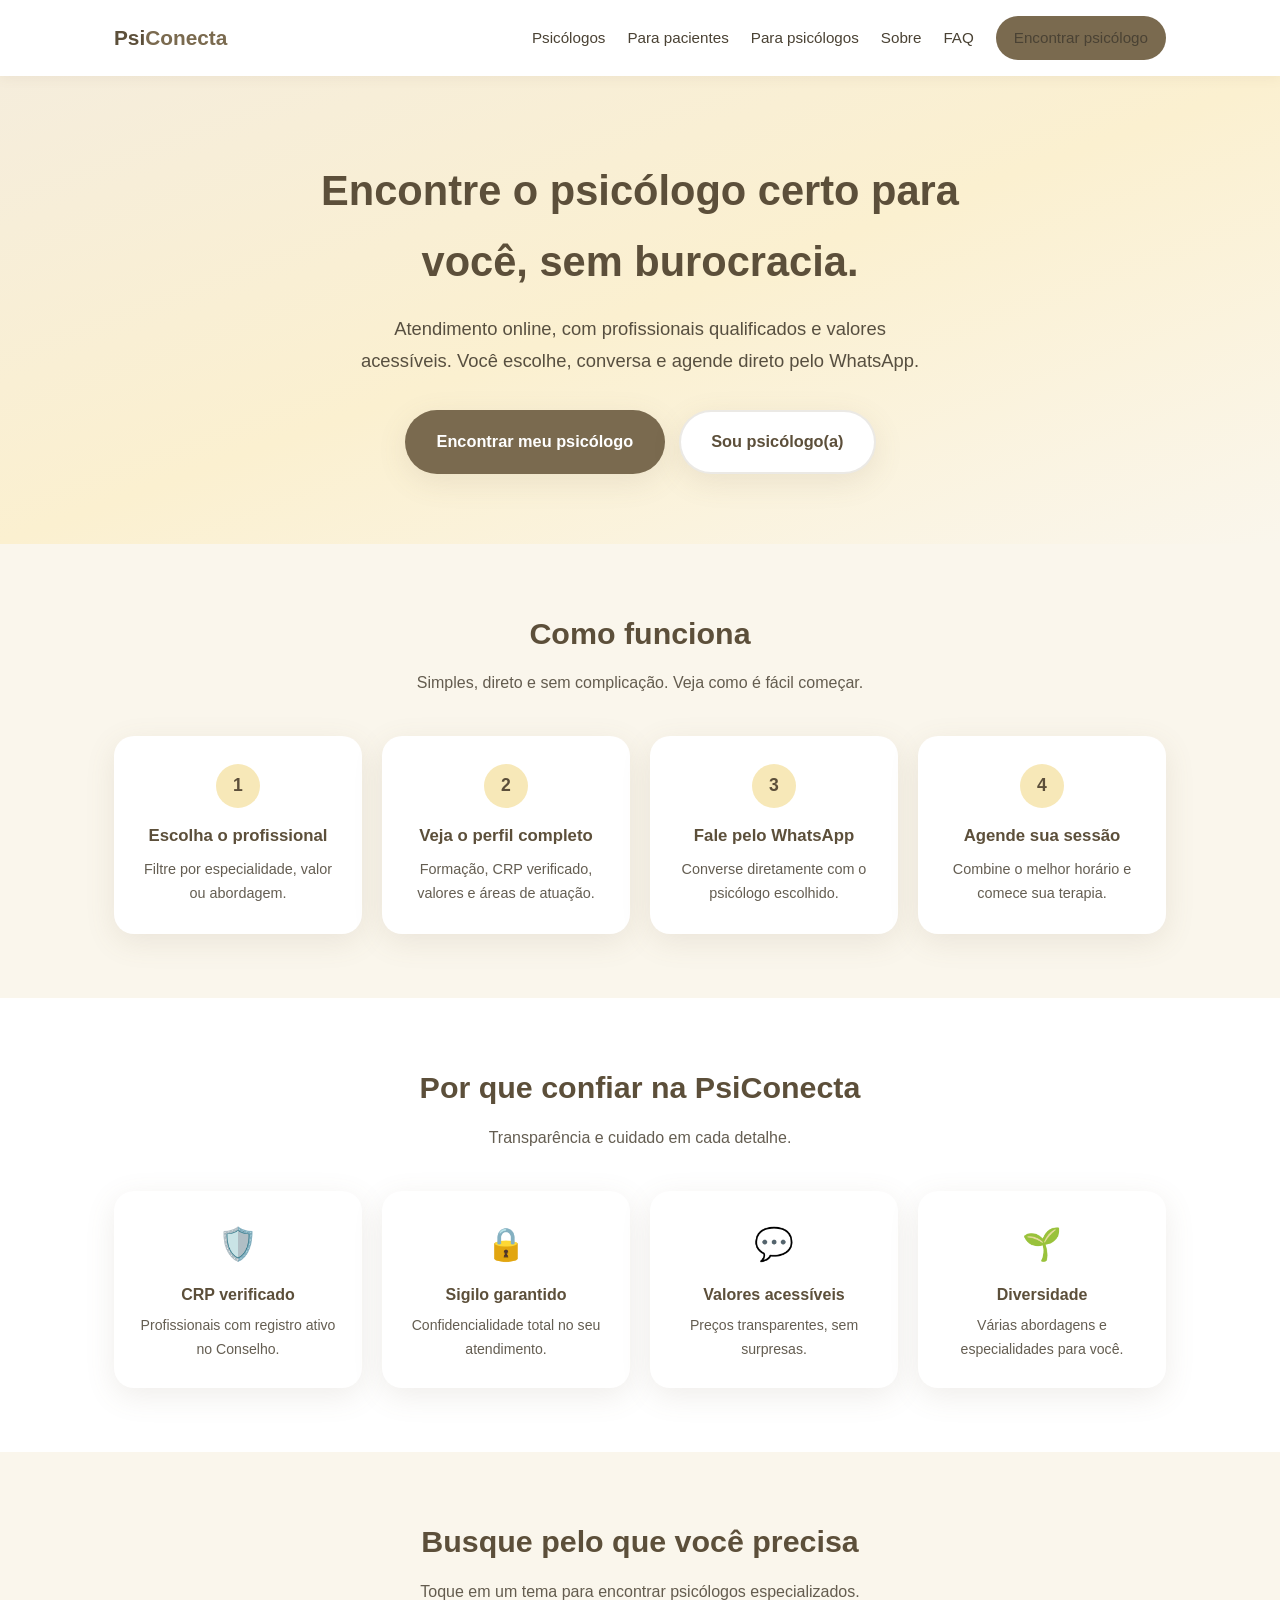
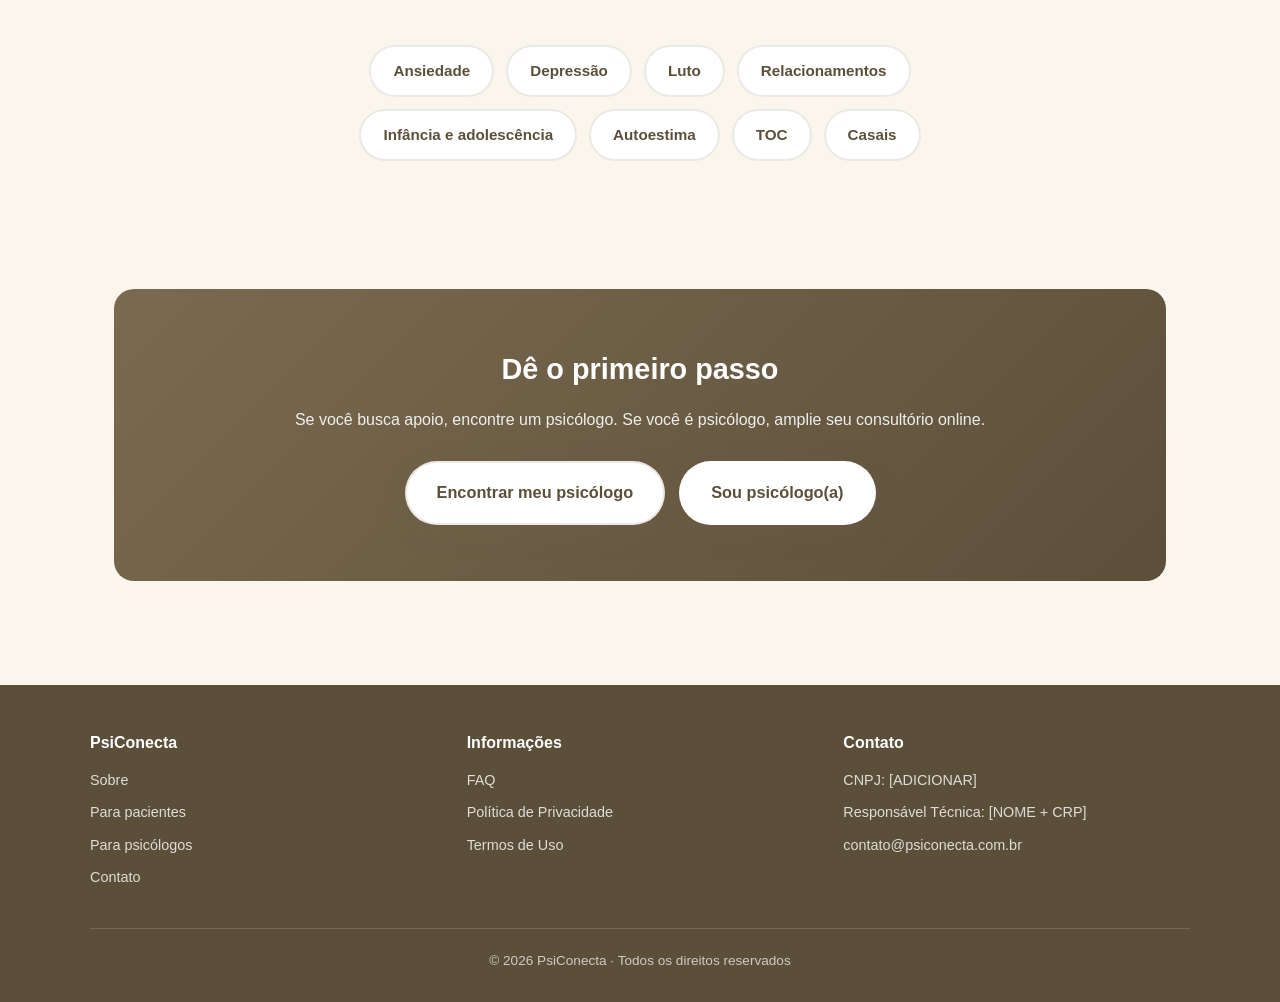
<file: index.html>
<!DOCTYPE html>
<html lang="pt-BR">
<head>
  <meta charset="UTF-8">
  <meta name="viewport" content="width=device-width, initial-scale=1.0">
  <title>PsiConecta — Encontre o psicólogo certo para você</title>
  <meta name="description" content="PsiConecta conecta pacientes a psicólogos com CRP verificado. Atendimento online, valores acessíveis e sem burocracia.">
  <style>
    :root {
      --bege: #F5EDDC;
      --bege-claro: #FAF6EC;
      --amarelo: #F7E8B8;
      --amarelo-suave: #FBF0D0;
      --marrom: #7A6A4F;
      --marrom-escuro: #5C4F3A;
      --texto: #4A4234;
      --branco: #FFFFFF;
      --verde-whats: #25D366;
      --verde-whats-escuro: #1DA851;
      --sombra: 0 8px 30px rgba(122, 106, 79, 0.12);
      --raio: 20px;
    }
    * { margin: 0; padding: 0; box-sizing: border-box; }
    html { scroll-behavior: smooth; }
    body {
      font-family: 'Segoe UI', 'Helvetica Neue', Arial, sans-serif;
      color: var(--texto);
      background: var(--bege-claro);
      line-height: 1.7;
      overflow-x: hidden;
    }
    .container { max-width: 1100px; margin: 0 auto; padding: 0 24px; }

    /* ===== NAVBAR ===== */
    header {
      background: var(--branco);
      box-shadow: 0 2px 12px rgba(122, 106, 79, 0.08);
      position: sticky;
      top: 0;
      z-index: 100;
    }
    .nav {
      display: flex;
      align-items: center;
      justify-content: space-between;
      padding: 16px 24px;
      max-width: 1100px;
      margin: 0 auto;
    }
    .logo {
      font-weight: 800;
      font-size: 1.3rem;
      color: var(--marrom-escuro);
      text-decoration: none;
    }
    .logo span { color: var(--marrom); }
    .nav-links { display: flex; align-items: center; gap: 22px; }
    .nav-links a {
      color: var(--texto);
      text-decoration: none;
      font-weight: 500;
      font-size: 0.95rem;
    }
    .nav-links a:hover { color: var(--marrom-escuro); }
    .btn-nav {
      background: var(--marrom);
      color: #fff;
      padding: 9px 18px;
      border-radius: 50px;
      font-weight: 600;
      text-decoration: none;
      font-size: 0.92rem;
    }
    .btn-nav:hover { background: var(--marrom-escuro); }

    /* ===== HERO ===== */
    .hero {
      background: linear-gradient(160deg, var(--bege) 0%, var(--amarelo-suave) 50%, var(--bege-claro) 100%);
      text-align: center;
      padding: 80px 24px 70px;
    }
    .hero h1 {
      font-size: 2.6rem;
      font-weight: 800;
      color: var(--marrom-escuro);
      max-width: 700px;
      margin: 0 auto 16px;
    }
    .hero p {
      font-size: 1.15rem;
      color: var(--texto);
      max-width: 560px;
      margin: 0 auto 34px;
      opacity: 0.92;
    }
    .hero-botoes {
      display: flex;
      gap: 14px;
      justify-content: center;
      flex-wrap: wrap;
    }
    .btn {
      display: inline-flex;
      align-items: center;
      justify-content: center;
      gap: 8px;
      padding: 16px 30px;
      border-radius: 50px;
      font-weight: 600;
      font-size: 1.02rem;
      text-decoration: none;
      border: 2px solid transparent;
      transition: transform 0.2s, box-shadow 0.3s, background 0.3s;
    }
    .btn:hover { transform: translateY(-2px); }
    .btn-marrom { background: var(--marrom); color: #fff; box-shadow: var(--sombra); }
    .btn-marrom:hover { background: var(--marrom-escuro); }
    .btn-branco {
      background: var(--branco);
      color: var(--marrom-escuro);
      box-shadow: var(--sombra);
      border-color: rgba(122, 106, 79, 0.15);
    }
    .btn-branco:hover { box-shadow: 0 10px 30px rgba(122, 106, 79, 0.2); }

    /* ===== SEÇÕES ===== */
    section { padding: 64px 0; }
    .titulo-secao {
      text-align: center;
      font-size: 1.9rem;
      font-weight: 800;
      color: var(--marrom-escuro);
      margin-bottom: 10px;
    }
    .subtitulo-secao {
      text-align: center;
      color: var(--texto);
      opacity: 0.85;
      max-width: 600px;
      margin: 0 auto 40px;
    }

    /* Como funciona */
    .passos {
      display: grid;
      grid-template-columns: repeat(4, 1fr);
      gap: 20px;
    }
    .passo {
      background: var(--branco);
      border-radius: var(--raio);
      padding: 28px 22px;
      box-shadow: var(--sombra);
      text-align: center;
    }
    .passo .num {
      width: 44px;
      height: 44px;
      border-radius: 50%;
      background: var(--amarelo);
      color: var(--marrom-escuro);
      font-weight: 800;
      display: flex;
      align-items: center;
      justify-content: center;
      margin: 0 auto 14px;
      font-size: 1.1rem;
    }
    .passo h3 { color: var(--marrom-escuro); font-size: 1.05rem; margin-bottom: 6px; }
    .passo p { font-size: 0.9rem; opacity: 0.85; }

    /* Diferenciais */
    .diferenciais {
      display: grid;
      grid-template-columns: repeat(4, 1fr);
      gap: 20px;
    }
    .diferencial {
      background: var(--branco);
      border-radius: var(--raio);
      padding: 26px 22px;
      box-shadow: var(--sombra);
      text-align: center;
    }
    .diferencial .icone { font-size: 2rem; margin-bottom: 10px; }
    .diferencial h3 { color: var(--marrom-escuro); font-size: 1rem; margin-bottom: 6px; }
    .diferencial p { font-size: 0.88rem; opacity: 0.85; }

    /* Chips de busca */
    .chips {
      display: flex;
      flex-wrap: wrap;
      justify-content: center;
      gap: 12px;
      max-width: 760px;
      margin: 0 auto;
    }
    .chip {
      background: var(--branco);
      border: 2px solid rgba(122, 106, 79, 0.15);
      border-radius: 50px;
      padding: 11px 22px;
      font-size: 0.95rem;
      font-weight: 600;
      color: var(--marrom-escuro);
      text-decoration: none;
      transition: background 0.2s, color 0.2s;
    }
    .chip:hover { background: var(--marrom); color: #fff; }

    /* Chamada final */
    .chamada-final {
      background: linear-gradient(135deg, var(--marrom) 0%, var(--marrom-escuro) 100%);
      color: #fff;
      text-align: center;
      border-radius: var(--raio);
      padding: 56px 30px;
    }
    .chamada-final h2 { color: #fff; font-size: 1.8rem; margin-bottom: 12px; }
    .chamada-final p { color: rgba(255,255,255,0.9); margin-bottom: 28px; }
    .chamada-final .btn-branco { background: #fff; }
    .chamada-final .btn-branco:hover { box-shadow: 0 10px 30px rgba(0,0,0,0.25); }

    /* ===== FOOTER ===== */
    footer {
      background: var(--marrom-escuro);
      color: rgba(255,255,255,0.85);
      padding: 44px 24px 30px;
      margin-top: 40px;
    }
    .footer-grid {
      max-width: 1100px;
      margin: 0 auto;
      display: grid;
      grid-template-columns: repeat(3, 1fr);
      gap: 30px;
    }
    .footer-col h4 { color: #fff; margin-bottom: 12px; font-size: 1rem; }
    .footer-col a {
      display: block;
      color: rgba(255,255,255,0.8);
      text-decoration: none;
      font-size: 0.9rem;
      margin-bottom: 8px;
    }
    .footer-col a:hover { color: #fff; }
    .footer-base {
      max-width: 1100px;
      margin: 30px auto 0;
      padding-top: 20px;
      border-top: 1px solid rgba(255,255,255,0.15);
      font-size: 0.85rem;
      text-align: center;
      color: rgba(255,255,255,0.7);
    }

    /* ===== RESPONSIVO ===== */
    @media (max-width: 800px) {
      .passos, .diferenciais { grid-template-columns: 1fr 1fr; }
      .hero h1 { font-size: 2rem; }
      .nav-links { gap: 14px; }
      .nav-links a:not(.btn-nav) { display: none; }
    }
    @media (max-width: 520px) {
      .passos, .diferenciais, .footer-grid { grid-template-columns: 1fr; }
      .hero h1 { font-size: 1.7rem; }
    }
  </style>
</head>
<body>

  <!-- NAVBAR -->
  <header>
    <nav class="nav">
      <a class="logo" href="index.html">Psi<span>Conecta</span></a>
      <div class="nav-links">
        <a href="psicologos.html">Psicólogos</a>
        <a href="para-pacientes.html">Para pacientes</a>
        <a href="para-psicologos.html">Para psicólogos</a>
        <a href="sobre.html">Sobre</a>
        <a href="faq.html">FAQ</a>
        <a class="btn-nav" href="psicologos.html">Encontrar psicólogo</a>
      </div>
    </nav>
  </header>

  <!-- HERO -->
  <section class="hero">
    <div class="container">
      <h1>Encontre o psicólogo certo para você, sem burocracia.</h1>
      <p>Atendimento online, com profissionais qualificados e valores acessíveis. Você escolhe, conversa e agende direto pelo WhatsApp.</p>
      <div class="hero-botoes">
        <a class="btn btn-marrom" href="psicologos.html">Encontrar meu psicólogo</a>
        <a class="btn btn-branco" href="para-psicologos.html">Sou psicólogo(a)</a>
      </div>
    </div>
  </section>

  <!-- COMO FUNCIONA -->
  <section>
    <div class="container">
      <h2 class="titulo-secao">Como funciona</h2>
      <p class="subtitulo-secao">Simples, direto e sem complicação. Veja como é fácil começar.</p>
      <div class="passos">
        <div class="passo">
          <div class="num">1</div>
          <h3>Escolha o profissional</h3>
          <p>Filtre por especialidade, valor ou abordagem.</p>
        </div>
        <div class="passo">
          <div class="num">2</div>
          <h3>Veja o perfil completo</h3>
          <p>Formação, CRP verificado, valores e áreas de atuação.</p>
        </div>
        <div class="passo">
          <div class="num">3</div>
          <h3>Fale pelo WhatsApp</h3>
          <p>Converse diretamente com o psicólogo escolhido.</p>
        </div>
        <div class="passo">
          <div class="num">4</div>
          <h3>Agende sua sessão</h3>
          <p>Combine o melhor horário e comece sua terapia.</p>
        </div>
      </div>
    </div>
  </section>

  <!-- DIFERENCIAIS -->
  <section style="background: var(--branco);">
    <div class="container">
      <h2 class="titulo-secao">Por que confiar na PsiConecta</h2>
      <p class="subtitulo-secao">Transparência e cuidado em cada detalhe.</p>
      <div class="diferenciais">
        <div class="diferencial">
          <div class="icone">🛡️</div>
          <h3>CRP verificado</h3>
          <p>Profissionais com registro ativo no Conselho.</p>
        </div>
        <div class="diferencial">
          <div class="icone">🔒</div>
          <h3>Sigilo garantido</h3>
          <p>Confidencialidade total no seu atendimento.</p>
        </div>
        <div class="diferencial">
          <div class="icone">💬</div>
          <h3>Valores acessíveis</h3>
          <p>Preços transparentes, sem surpresas.</p>
        </div>
        <div class="diferencial">
          <div class="icone">🌱</div>
          <h3>Diversidade</h3>
          <p>Várias abordagens e especialidades para você.</p>
        </div>
      </div>
    </div>
  </section>

  <!-- BUSCA POR ESPECIALIDADE -->
  <section>
    <div class="container">
      <h2 class="titulo-secao">Busque pelo que você precisa</h2>
      <p class="subtitulo-secao">Toque em um tema para encontrar psicólogos especializados.</p>
      <div class="chips">
        <a class="chip" href="psicologos.html">Ansiedade</a>
        <a class="chip" href="psicologos.html">Depressão</a>
        <a class="chip" href="psicologos.html">Luto</a>
        <a class="chip" href="psicologos.html">Relacionamentos</a>
        <a class="chip" href="psicologos.html">Infância e adolescência</a>
        <a class="chip" href="psicologos.html">Autoestima</a>
        <a class="chip" href="psicologos.html">TOC</a>
        <a class="chip" href="psicologos.html">Casais</a>
      </div>
    </div>
  </section>

  <!-- CHAMADA FINAL -->
  <section>
    <div class="container">
      <div class="chamada-final">
        <h2>Dê o primeiro passo</h2>
        <p>Se você busca apoio, encontre um psicólogo. Se você é psicólogo, amplie seu consultório online.</p>
        <div class="hero-botoes">
          <a class="btn btn-branco" href="psicologos.html">Encontrar meu psicólogo</a>
          <a class="btn btn-marrom" href="para-psicologos.html" style="background:#fff;color:var(--marrom-escuro);">Sou psicólogo(a)</a>
        </div>
      </div>
    </div>
  </section>

  <!-- FOOTER -->
  <footer>
    <div class="footer-grid">
      <div class="footer-col">
        <h4>PsiConecta</h4>
        <a href="sobre.html">Sobre</a>
        <a href="para-pacientes.html">Para pacientes</a>
        <a href="para-psicologos.html">Para psicólogos</a>
        <a href="contato.html">Contato</a>
      </div>
      <div class="footer-col">
        <h4>Informações</h4>
        <a href="faq.html">FAQ</a>
        <a href="politica.html">Política de Privacidade</a>
        <a href="termos.html">Termos de Uso</a>
      </div>
      <div class="footer-col">
        <h4>Contato</h4>
        <a href="#">CNPJ: [ADICIONAR]</a>
        <a href="#">Responsável Técnica: [NOME + CRP]</a>
        <a href="mailto:contato@psiconecta.com.br">contato@psiconecta.com.br</a>
      </div>
    </div>
    <div class="footer-base">
      © 2026 PsiConecta · Todos os direitos reservados
    </div>
  </footer>

</body>
</html>
</file>
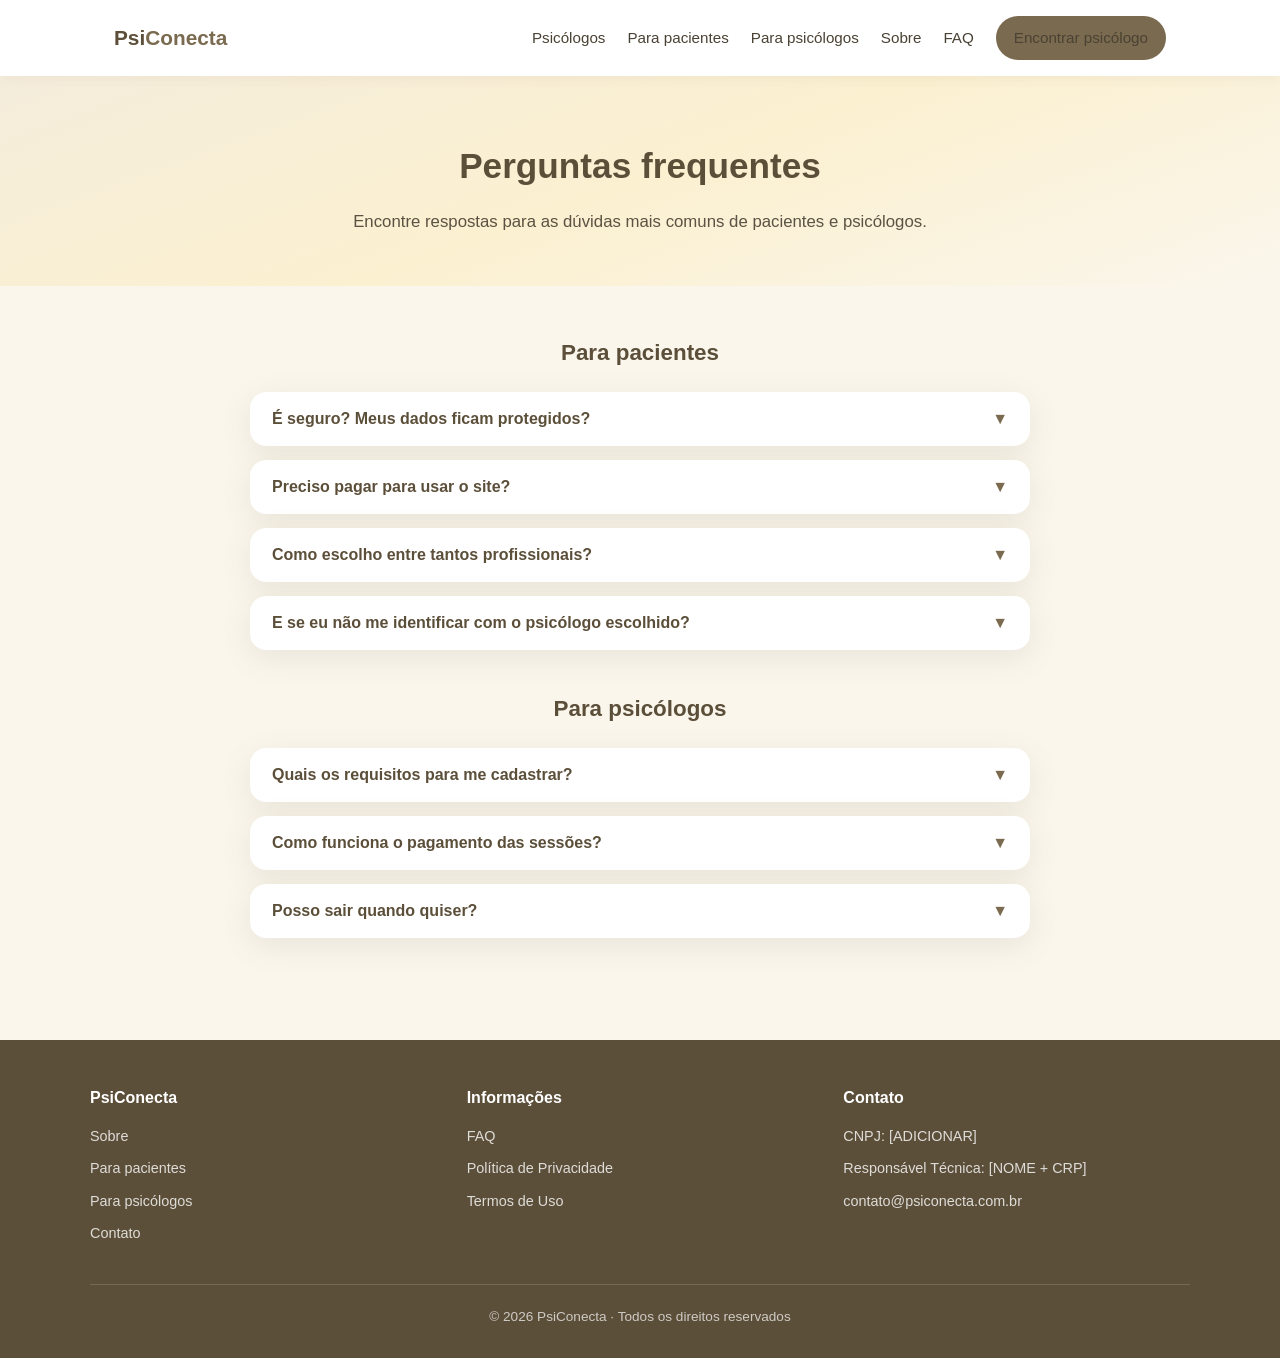
<file: faq.html>
<!DOCTYPE html>
<html lang="pt-BR">
<head>
  <meta charset="UTF-8">
  <meta name="viewport" content="width=device-width, initial-scale=1.0">
  <title>Perguntas Frequentes | PsiConecta</title>
  <meta name="description" content="Perguntas frequentes da PsiConecta para pacientes e psicólogos.">
  <style>
    :root {
      --bege: #F5EDDC;
      --bege-claro: #FAF6EC;
      --amarelo: #F7E8B8;
      --amarelo-suave: #FBF0D0;
      --marrom: #7A6A4F;
      --marrom-escuro: #5C4F3A;
      --texto: #4A4234;
      --branco: #FFFFFF;
      --sombra: 0 8px 30px rgba(122, 106, 79, 0.12);
      --raio: 20px;
    }
    * { margin: 0; padding: 0; box-sizing: border-box; }
    html { scroll-behavior: smooth; }
    body {
      font-family: 'Segoe UI', 'Helvetica Neue', Arial, sans-serif;
      color: var(--texto);
      background: var(--bege-claro);
      line-height: 1.7;
      overflow-x: hidden;
    }
    .container { max-width: 1100px; margin: 0 auto; padding: 0 24px; }

    header {
      background: var(--branco);
      box-shadow: 0 2px 12px rgba(122, 106, 79, 0.08);
      position: sticky;
      top: 0;
      z-index: 100;
    }
    .nav {
      display: flex;
      align-items: center;
      justify-content: space-between;
      padding: 16px 24px;
      max-width: 1100px;
      margin: 0 auto;
    }
    .logo { font-weight: 800; font-size: 1.3rem; color: var(--marrom-escuro); text-decoration: none; }
    .logo span { color: var(--marrom); }
    .nav-links { display: flex; align-items: center; gap: 22px; }
    .nav-links a { color: var(--texto); text-decoration: none; font-weight: 500; font-size: 0.95rem; }
    .nav-links a:hover { color: var(--marrom-escuro); }
    .btn-nav {
      background: var(--marrom); color: #fff; padding: 9px 18px;
      border-radius: 50px; font-weight: 600; text-decoration: none; font-size: 0.92rem;
    }
    .btn-nav:hover { background: var(--marrom-escuro); }

    .hero {
      background: linear-gradient(160deg, var(--bege) 0%, var(--amarelo-suave) 50%, var(--bege-claro) 100%);
      text-align: center;
      padding: 60px 24px 50px;
    }
    .hero h1 { font-size: 2.2rem; font-weight: 800; color: var(--marrom-escuro); margin-bottom: 12px; }
    .hero p { font-size: 1.05rem; color: var(--texto); max-width: 600px; margin: 0 auto; opacity: 0.9; }

    section { padding: 48px 0; }
    .categoria-titulo {
      font-size: 1.4rem;
      font-weight: 800;
      color: var(--marrom-escuro);
      margin-bottom: 20px;
      text-align: center;
    }
    .faq { max-width: 780px; margin: 0 auto; }
    .faq-item {
      background: var(--branco); border-radius: 16px; box-shadow: var(--sombra);
      margin-bottom: 14px; overflow: hidden;
    }
    .faq-pergunta {
      width: 100%; text-align: left; background: none; border: none; padding: 18px 22px;
      font-family: inherit; font-size: 1rem; font-weight: 700; color: var(--marrom-escuro);
      cursor: pointer; display: flex; justify-content: space-between; align-items: center; gap: 12px;
    }
    .faq-pergunta .seta { transition: transform 0.3s; color: var(--marrom); }
    .faq-item.aberto .faq-pergunta .seta { transform: rotate(180deg); }
    .faq-resposta {
      max-height: 0; overflow: hidden; transition: max-height 0.3s ease;
      padding: 0 22px; font-size: 0.95rem; opacity: 0.9;
    }
    .faq-item.aberto .faq-resposta { max-height: 400px; padding: 0 22px 18px; }

    footer {
      background: var(--marrom-escuro); color: rgba(255,255,255,0.85);
      padding: 44px 24px 30px; margin-top: 40px;
    }
    .footer-grid {
      max-width: 1100px; margin: 0 auto;
      display: grid; grid-template-columns: repeat(3, 1fr); gap: 30px;
    }
    .footer-col h4 { color: #fff; margin-bottom: 12px; font-size: 1rem; }
    .footer-col a { display: block; color: rgba(255,255,255,0.8); text-decoration: none; font-size: 0.9rem; margin-bottom: 8px; }
    .footer-col a:hover { color: #fff; }
    .footer-base {
      max-width: 1100px; margin: 30px auto 0; padding-top: 20px;
      border-top: 1px solid rgba(255,255,255,0.15); font-size: 0.85rem;
      text-align: center; color: rgba(255,255,255,0.7);
    }

    @media (max-width: 600px) {
      .nav-links a:not(.btn-nav) { display: none; }
      .footer-grid { grid-template-columns: 1fr; }
      .hero h1 { font-size: 1.7rem; }
    }
  </style>
</head>
<body>

  <header>
    <nav class="nav">
      <a class="logo" href="index.html">Psi<span>Conecta</span></a>
      <div class="nav-links">
        <a href="psicologos.html">Psicólogos</a>
        <a href="para-pacientes.html">Para pacientes</a>
        <a href="para-psicologos.html">Para psicólogos</a>
        <a href="sobre.html">Sobre</a>
        <a href="faq.html">FAQ</a>
        <a class="btn-nav" href="psicologos.html">Encontrar psicólogo</a>
      </div>
    </nav>
  </header>

  <div class="hero">
    <div class="container">
      <h1>Perguntas frequentes</h1>
      <p>Encontre respostas para as dúvidas mais comuns de pacientes e psicólogos.</p>
    </div>
  </div>

  <section>
    <div class="container">

      <h2 class="categoria-titulo">Para pacientes</h2>
      <div class="faq">
        <div class="faq-item">
          <button class="faq-pergunta">É seguro? Meus dados ficam protegidos? <span class="seta">▼</span></button>
          <div class="faq-resposta">Sim. A plataforma segue a Lei Geral de Proteção de Dados (LGPD), com atenção especial para dados de saúde, que são considerados sensíveis. Suas informações não são compartilhadas sem seu consentimento.</div>
        </div>
        <div class="faq-item">
          <button class="faq-pergunta">Preciso pagar para usar o site? <span class="seta">▼</span></button>
          <div class="faq-resposta">Não. A busca e a navegação são gratuitas. Você paga apenas pelo atendimento, diretamente ao psicólogo escolhido, conforme os valores informados no perfil.</div>
        </div>
        <div class="faq-item">
          <button class="faq-pergunta">Como escolho entre tantos profissionais? <span class="seta">▼</span></button>
          <div class="faq-resposta">Filtre por especialidade, abordagem e valor. Leia os perfis com calma e escolha aquele com quem você sente mais conexão. Se quiser, pode conversar com mais de um antes de decidir.</div>
        </div>
        <div class="faq-item">
          <button class="faq-pergunta">E se eu não me identificar com o psicólogo escolhido? <span class="seta">▼</span></button>
          <div class="faq-resposta">Está tudo bem — acontece. A relação terapêutica precisa de confiança. Você pode procurar outro profissional na plataforma sempre que quiser, sem custo ou burocracia.</div>
        </div>
      </div>

      <h2 class="categoria-titulo" style="margin-top: 40px;">Para psicólogos</h2>
      <div class="faq">
        <div class="faq-item">
          <button class="faq-pergunta">Quais os requisitos para me cadastrar? <span class="seta">▼</span></button>
          <div class="faq-resposta">Ter CRP ativo e verificado no Conselho de Psicologia, e preencher o formulário com seus dados profissionais: formação, abordagem, especialidades e valores. Nossa equipe verifica o registro antes de publicar o perfil.</div>
        </div>
        <div class="faq-item">
          <button class="faq-pergunta">Como funciona o pagamento das sessões? <span class="seta">▼</span></button>
          <div class="faq-resposta">Você combina o pagamento diretamente com o paciente. A plataforma não intermedia o pagamento na fase inicial. A comissão incide apenas quando a sessão é agendada pela plataforma (fase futura), com percentual claro e divulgado.</div>
        </div>
        <div class="faq-item">
          <button class="faq-pergunta">Posso sair quando quiser? <span class="seta">▼</span></button>
          <div class="faq-resposta">Sim. Você pode encerrar sua participação a qualquer momento, sem multa ou burocracia. Basta solicitar a remoção do seu perfil pela nossa equipe de suporte.</div>
        </div>
      </div>

    </div>
  </section>

  <footer>
    <div class="footer-grid">
      <div class="footer-col">
        <h4>PsiConecta</h4>
        <a href="sobre.html">Sobre</a>
        <a href="para-pacientes.html">Para pacientes</a>
        <a href="para-psicologos.html">Para psicólogos</a>
        <a href="#">Contato</a>
      </div>
      <div class="footer-col">
        <h4>Informações</h4>
        <a href="faq.html">FAQ</a>
        <a href="politica.html">Política de Privacidade</a>
        <a href="termos.html">Termos de Uso</a>
      </div>
      <div class="footer-col">
        <h4>Contato</h4>
        <a href="#">CNPJ: [ADICIONAR]</a>
        <a href="#">Responsável Técnica: [NOME + CRP]</a>
        <a href="mailto:contato@psiconecta.com.br">contato@psiconecta.com.br</a>
      </div>
    </div>
    <div class="footer-base">
      © 2026 PsiConecta · Todos os direitos reservados
    </div>
  </footer>

  <script>
    document.querySelectorAll('.faq-item').forEach(function (item) {
      item.querySelector('.faq-pergunta').addEventListener('click', function () {
        item.classList.toggle('aberto');
      });
    });
  </script>
</body>
</html>
</file>
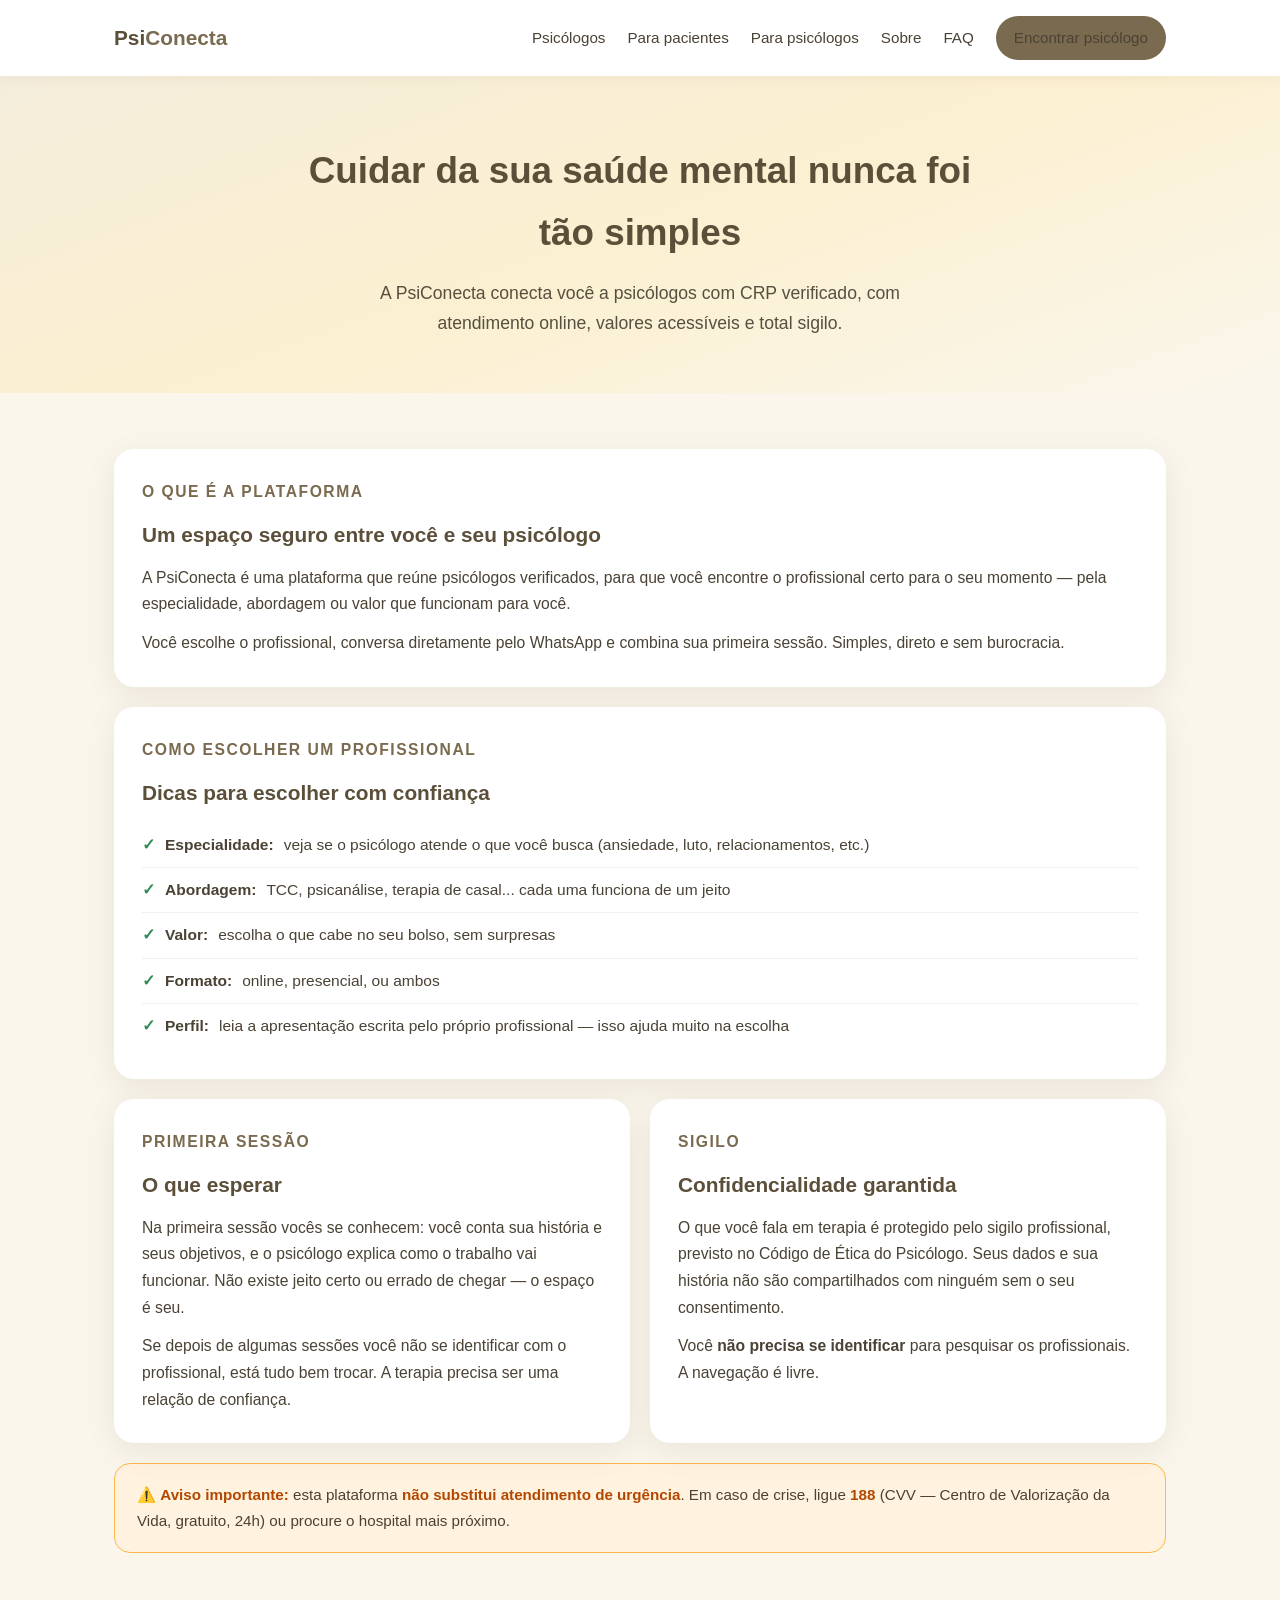
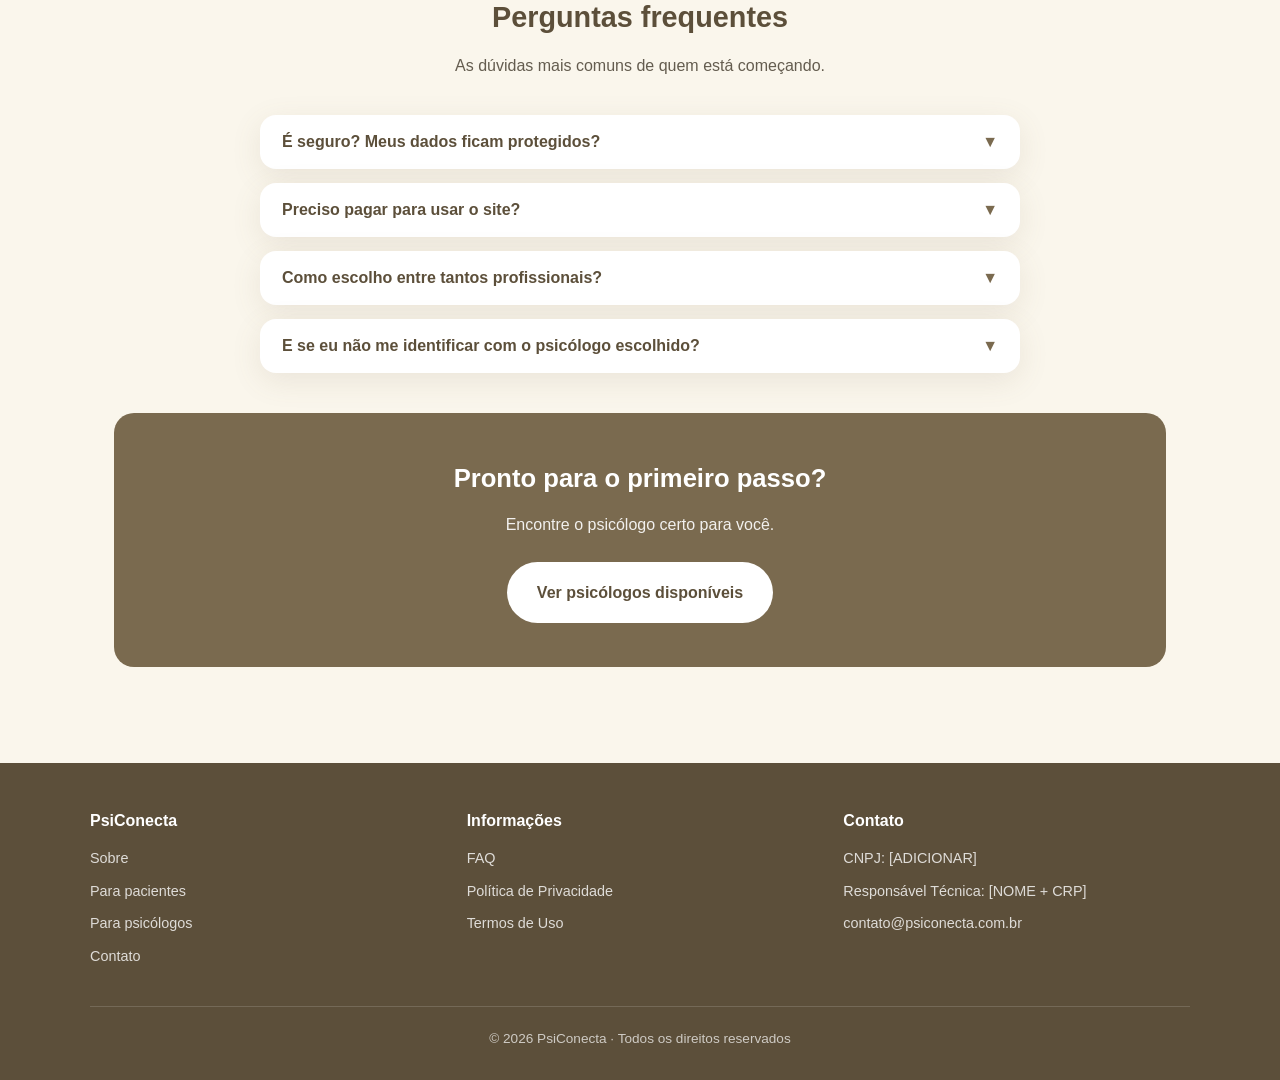
<file: para-pacientes.html>
<!DOCTYPE html>
<html lang="pt-BR">
<head>
  <meta charset="UTF-8">
  <meta name="viewport" content="width=device-width, initial-scale=1.0">
  <title>Para Pacientes | PsiConecta</title>
  <meta name="description" content="Saiba como funciona a PsiConecta para pacientes: como escolher um psicólogo, o que esperar da primeira sessão e como seus dados são protegidos.">
  <style>
    :root {
      --bege: #F5EDDC;
      --bege-claro: #FAF6EC;
      --amarelo: #F7E8B8;
      --amarelo-suave: #FBF0D0;
      --marrom: #7A6A4F;
      --marrom-escuro: #5C4F3A;
      --texto: #4A4234;
      --branco: #FFFFFF;
      --verde-sucesso: #2E8B57;
      --sombra: 0 8px 30px rgba(122, 106, 79, 0.12);
      --raio: 20px;
    }
    * { margin: 0; padding: 0; box-sizing: border-box; }
    html { scroll-behavior: smooth; }
    body {
      font-family: 'Segoe UI', 'Helvetica Neue', Arial, sans-serif;
      color: var(--texto);
      background: var(--bege-claro);
      line-height: 1.7;
      overflow-x: hidden;
    }
    .container { max-width: 1100px; margin: 0 auto; padding: 0 24px; }

    header {
      background: var(--branco);
      box-shadow: 0 2px 12px rgba(122, 106, 79, 0.08);
      position: sticky;
      top: 0;
      z-index: 100;
    }
    .nav {
      display: flex;
      align-items: center;
      justify-content: space-between;
      padding: 16px 24px;
      max-width: 1100px;
      margin: 0 auto;
    }
    .logo { font-weight: 800; font-size: 1.3rem; color: var(--marrom-escuro); text-decoration: none; }
    .logo span { color: var(--marrom); }
    .nav-links { display: flex; align-items: center; gap: 22px; }
    .nav-links a { color: var(--texto); text-decoration: none; font-weight: 500; font-size: 0.95rem; }
    .nav-links a:hover { color: var(--marrom-escuro); }
    .btn-nav {
      background: var(--marrom); color: #fff; padding: 9px 18px;
      border-radius: 50px; font-weight: 600; text-decoration: none; font-size: 0.92rem;
    }
    .btn-nav:hover { background: var(--marrom-escuro); }

    .hero {
      background: linear-gradient(160deg, var(--bege) 0%, var(--amarelo-suave) 50%, var(--bege-claro) 100%);
      text-align: center;
      padding: 64px 24px 54px;
    }
    .hero h1 { font-size: 2.3rem; font-weight: 800; color: var(--marrom-escuro); max-width: 700px; margin: 0 auto 14px; }
    .hero p { font-size: 1.1rem; color: var(--texto); max-width: 620px; margin: 0 auto; opacity: 0.92; }

    section { padding: 56px 0; }
    .titulo-secao { text-align: center; font-size: 1.8rem; font-weight: 800; color: var(--marrom-escuro); margin-bottom: 10px; }
    .subtitulo-secao { text-align: center; color: var(--texto); opacity: 0.85; max-width: 620px; margin: 0 auto 36px; }

    .card {
      background: var(--branco);
      border-radius: var(--raio);
      padding: 30px 28px;
      box-shadow: var(--sombra);
      margin-bottom: 20px;
    }
    .card h2 { color: var(--marrom-escuro); font-size: 1.3rem; margin-bottom: 12px; font-weight: 800; }
    .card p { font-size: 0.98rem; margin-bottom: 12px; }
    .card p:last-child { margin-bottom: 0; }
    .rotulo {
      font-size: 0.75rem;
      text-transform: uppercase;
      letter-spacing: 1.5px;
      color: var(--marrom);
      font-weight: 700;
      margin-bottom: 8px;
    }

    .grid-duas { display: grid; grid-template-columns: 1fr 1fr; gap: 20px; margin-bottom: 20px; }
    .grid-duas .card { margin-bottom: 0; }

    .lista { list-style: none; }
    .lista li {
      display: flex; align-items: flex-start; gap: 10px; padding: 9px 0;
      font-size: 0.97rem; border-bottom: 1px solid rgba(122, 106, 79, 0.1);
    }
    .lista li:last-child { border-bottom: none; }
    .lista li::before { content: "✓"; color: var(--verde-sucesso); font-weight: 700; }

    .aviso-urgencia {
      background: #FFF3E0;
      border: 1px solid #FFB74D;
      border-radius: 16px;
      padding: 18px 22px;
      margin-bottom: 20px;
      font-size: 0.95rem;
    }
    .aviso-urgencia strong { color: #B34700; }
    .aviso-urgencia a { color: #B34700; font-weight: 700; }

    .faq { max-width: 760px; margin: 0 auto; }
    .faq-item {
      background: var(--branco); border-radius: 16px; box-shadow: var(--sombra);
      margin-bottom: 14px; overflow: hidden;
    }
    .faq-pergunta {
      width: 100%; text-align: left; background: none; border: none; padding: 18px 22px;
      font-family: inherit; font-size: 1rem; font-weight: 700; color: var(--marrom-escuro);
      cursor: pointer; display: flex; justify-content: space-between; align-items: center; gap: 12px;
    }
    .faq-pergunta .seta { transition: transform 0.3s; color: var(--marrom); }
    .faq-item.aberto .faq-pergunta .seta { transform: rotate(180deg); }
    .faq-resposta {
      max-height: 0; overflow: hidden; transition: max-height 0.3s ease;
      padding: 0 22px; font-size: 0.95rem; opacity: 0.9;
    }
    .faq-item.aberto .faq-resposta { max-height: 300px; padding: 0 22px 18px; }

    .cta {
      background: var(--marrom);
      border-radius: var(--raio);
      color: #fff;
      text-align: center;
      padding: 44px 28px;
    }
    .cta h2 { color: #fff; font-size: 1.6rem; margin-bottom: 10px; }
    .cta p { color: rgba(255,255,255,0.9); margin-bottom: 24px; }
    .btn {
      display: inline-flex;
      align-items: center;
      justify-content: center;
      gap: 8px;
      padding: 15px 28px;
      border-radius: 50px;
      font-weight: 600;
      font-size: 1rem;
      text-decoration: none;
      border: 2px solid transparent;
      transition: transform 0.2s, box-shadow 0.3s;
    }
    .btn:hover { transform: translateY(-2px); }
    .btn-branco { background: #fff; color: var(--marrom-escuro); }

    footer {
      background: var(--marrom-escuro); color: rgba(255,255,255,0.85);
      padding: 44px 24px 30px; margin-top: 40px;
    }
    .footer-grid {
      max-width: 1100px; margin: 0 auto;
      display: grid; grid-template-columns: repeat(3, 1fr); gap: 30px;
    }
    .footer-col h4 { color: #fff; margin-bottom: 12px; font-size: 1rem; }
    .footer-col a { display: block; color: rgba(255,255,255,0.8); text-decoration: none; font-size: 0.9rem; margin-bottom: 8px; }
    .footer-col a:hover { color: #fff; }
    .footer-base {
      max-width: 1100px; margin: 30px auto 0; padding-top: 20px;
      border-top: 1px solid rgba(255,255,255,0.15); font-size: 0.85rem;
      text-align: center; color: rgba(255,255,255,0.7);
    }

    @media (max-width: 800px) {
      .grid-duas { grid-template-columns: 1fr; }
      .hero h1 { font-size: 1.9rem; }
    }
    @media (max-width: 600px) {
      .nav-links a:not(.btn-nav) { display: none; }
      .footer-grid { grid-template-columns: 1fr; }
      .hero h1 { font-size: 1.6rem; }
    }
  </style>
</head>
<body>

  <header>
    <nav class="nav">
      <a class="logo" href="index.html">Psi<span>Conecta</span></a>
      <div class="nav-links">
        <a href="psicologos.html">Psicólogos</a>
        <a href="para-pacientes.html">Para pacientes</a>
        <a href="para-psicologos.html">Para psicólogos</a>
        <a href="sobre.html">Sobre</a>
        <a href="faq.html">FAQ</a>
        <a class="btn-nav" href="psicologos.html">Encontrar psicólogo</a>
      </div>
    </nav>
  </header>

  <div class="hero">
    <div class="container">
      <h1>Cuidar da sua saúde mental nunca foi tão simples</h1>
      <p>A PsiConecta conecta você a psicólogos com CRP verificado, com atendimento online, valores acessíveis e total sigilo.</p>
    </div>
  </div>

  <section>
    <div class="container">

      <div class="card">
        <p class="rotulo">O que é a plataforma</p>
        <h2>Um espaço seguro entre você e seu psicólogo</h2>
        <p>A PsiConecta é uma plataforma que reúne psicólogos verificados, para que você encontre o profissional certo para o seu momento — pela especialidade, abordagem ou valor que funcionam para você.</p>
        <p>Você escolhe o profissional, conversa diretamente pelo WhatsApp e combina sua primeira sessão. Simples, direto e sem burocracia.</p>
      </div>

      <div class="card">
        <p class="rotulo">Como escolher um profissional</p>
        <h2>Dicas para escolher com confiança</h2>
        <ul class="lista">
          <li><strong>Especialidade:</strong> veja se o psicólogo atende o que você busca (ansiedade, luto, relacionamentos, etc.)</li>
          <li><strong>Abordagem:</strong> TCC, psicanálise, terapia de casal... cada uma funciona de um jeito</li>
          <li><strong>Valor:</strong> escolha o que cabe no seu bolso, sem surpresas</li>
          <li><strong>Formato:</strong> online, presencial, ou ambos</li>
          <li><strong>Perfil:</strong> leia a apresentação escrita pelo próprio profissional — isso ajuda muito na escolha</li>
        </ul>
      </div>

      <div class="grid-duas">
        <div class="card">
          <p class="rotulo">Primeira sessão</p>
          <h2>O que esperar</h2>
          <p>Na primeira sessão vocês se conhecem: você conta sua história e seus objetivos, e o psicólogo explica como o trabalho vai funcionar. Não existe jeito certo ou errado de chegar — o espaço é seu.</p>
          <p>Se depois de algumas sessões você não se identificar com o profissional, está tudo bem trocar. A terapia precisa ser uma relação de confiança.</p>
        </div>
        <div class="card">
          <p class="rotulo">Sigilo</p>
          <h2>Confidencialidade garantida</h2>
          <p>O que você fala em terapia é protegido pelo sigilo profissional, previsto no Código de Ética do Psicólogo. Seus dados e sua história não são compartilhados com ninguém sem o seu consentimento.</p>
          <p>Você <strong>não precisa se identificar</strong> para pesquisar os profissionais. A navegação é livre.</p>
        </div>
      </div>

      <div class="aviso-urgencia">
        ⚠️ <strong>Aviso importante:</strong> esta plataforma <strong>não substitui atendimento de urgência</strong>. Em caso de crise, ligue <strong>188</strong> (CVV — Centro de Valorização da Vida, gratuito, 24h) ou procure o hospital mais próximo.
      </div>

      <h2 class="titulo-secao" style="margin-top: 40px;">Perguntas frequentes</h2>
      <p class="subtitulo-secao">As dúvidas mais comuns de quem está começando.</p>

      <div class="faq">
        <div class="faq-item">
          <button class="faq-pergunta">É seguro? Meus dados ficam protegidos? <span class="seta">▼</span></button>
          <div class="faq-resposta">Sim. A plataforma segue a Lei Geral de Proteção de Dados (LGPD), com atenção especial para dados de saúde, que são considerados sensíveis. Suas informações não são compartilhadas sem seu consentimento.</div>
        </div>
        <div class="faq-item">
          <button class="faq-pergunta">Preciso pagar para usar o site? <span class="seta">▼</span></button>
          <div class="faq-resposta">Não. A busca e a navegação na PsiConecta são gratuitas. Você paga apenas pelo atendimento, diretamente ao psicólogo escolhido, conforme os valores que ele informou no perfil.</div>
        </div>
        <div class="faq-item">
          <button class="faq-pergunta">Como escolho entre tantos profissionais? <span class="seta">▼</span></button>
          <div class="faq-resposta">Filtre por especialidade, abordagem e valor. Leia os perfis com calma e escolha aquele com quem você sente mais conexão. Se quiser, pode conversar com mais de um antes de decidir.</div>
        </div>
        <div class="faq-item">
          <button class="faq-pergunta">E se eu não me identificar com o psicólogo escolhido? <span class="seta">▼</span></button>
          <div class="faq-resposta">Está tudo bem — acontece. A relação terapêutica precisa de confiança, e você pode procurar outro profissional na plataforma sempre que quiser, sem custo ou burocracia.</div>
        </div>
      </div>

      <div style="margin-top: 40px;">
        <div class="cta">
          <h2>Pronto para o primeiro passo?</h2>
          <p>Encontre o psicólogo certo para você.</p>
          <a class="btn btn-branco" href="psicologos.html">Ver psicólogos disponíveis</a>
        </div>
      </div>

    </div>
  </section>

  <footer>
    <div class="footer-grid">
      <div class="footer-col">
        <h4>PsiConecta</h4>
        <a href="sobre.html">Sobre</a>
        <a href="para-pacientes.html">Para pacientes</a>
        <a href="para-psicologos.html">Para psicólogos</a>
        <a href="#">Contato</a>
      </div>
      <div class="footer-col">
        <h4>Informações</h4>
        <a href="faq.html">FAQ</a>
        <a href="politica.html">Política de Privacidade</a>
        <a href="termos.html">Termos de Uso</a>
      </div>
      <div class="footer-col">
        <h4>Contato</h4>
        <a href="#">CNPJ: [ADICIONAR]</a>
        <a href="#">Responsável Técnica: [NOME + CRP]</a>
        <a href="mailto:contato@psiconecta.com.br">contato@psiconecta.com.br</a>
      </div>
    </div>
    <div class="footer-base">
      © 2026 PsiConecta · Todos os direitos reservados
    </div>
  </footer>

  <script>
    document.querySelectorAll('.faq-item').forEach(function (item) {
      item.querySelector('.faq-pergunta').addEventListener('click', function () {
        item.classList.toggle('aberto');
      });
    });
  </script>
</body>
</html>
</file>
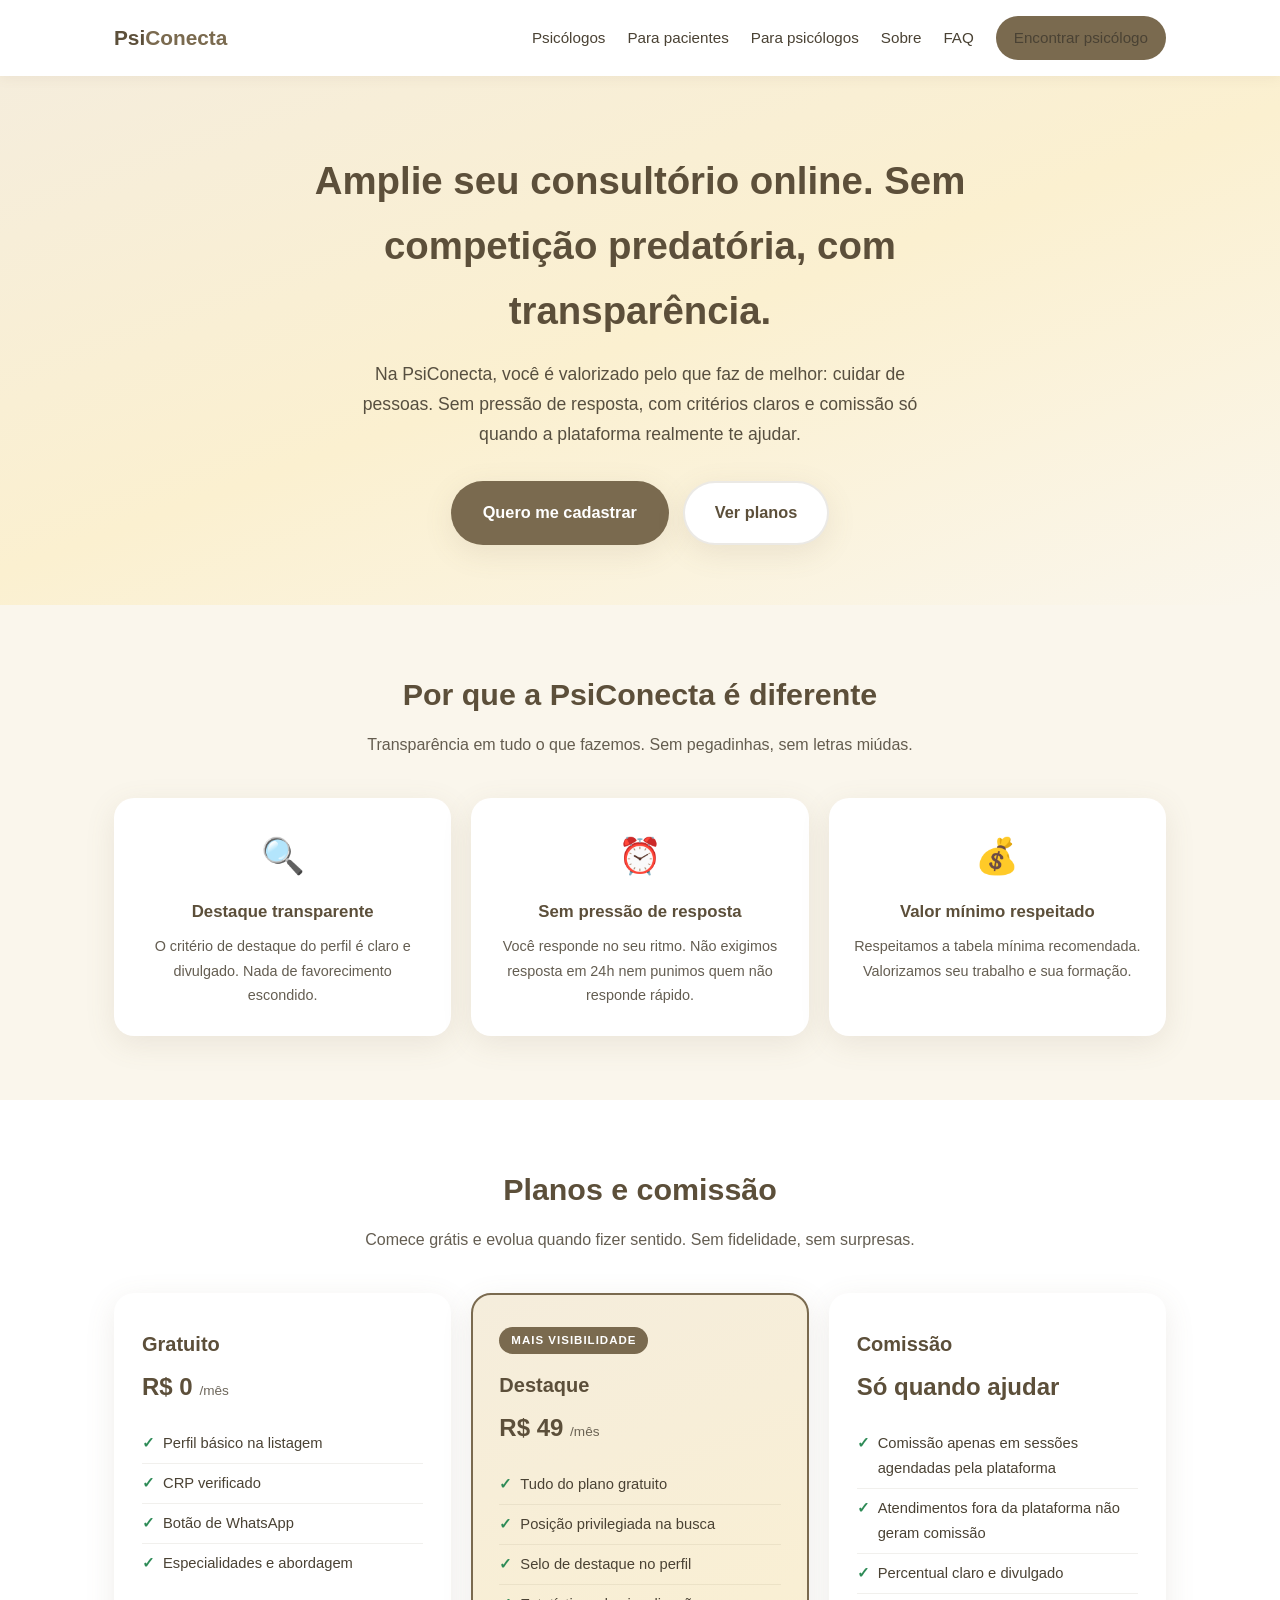
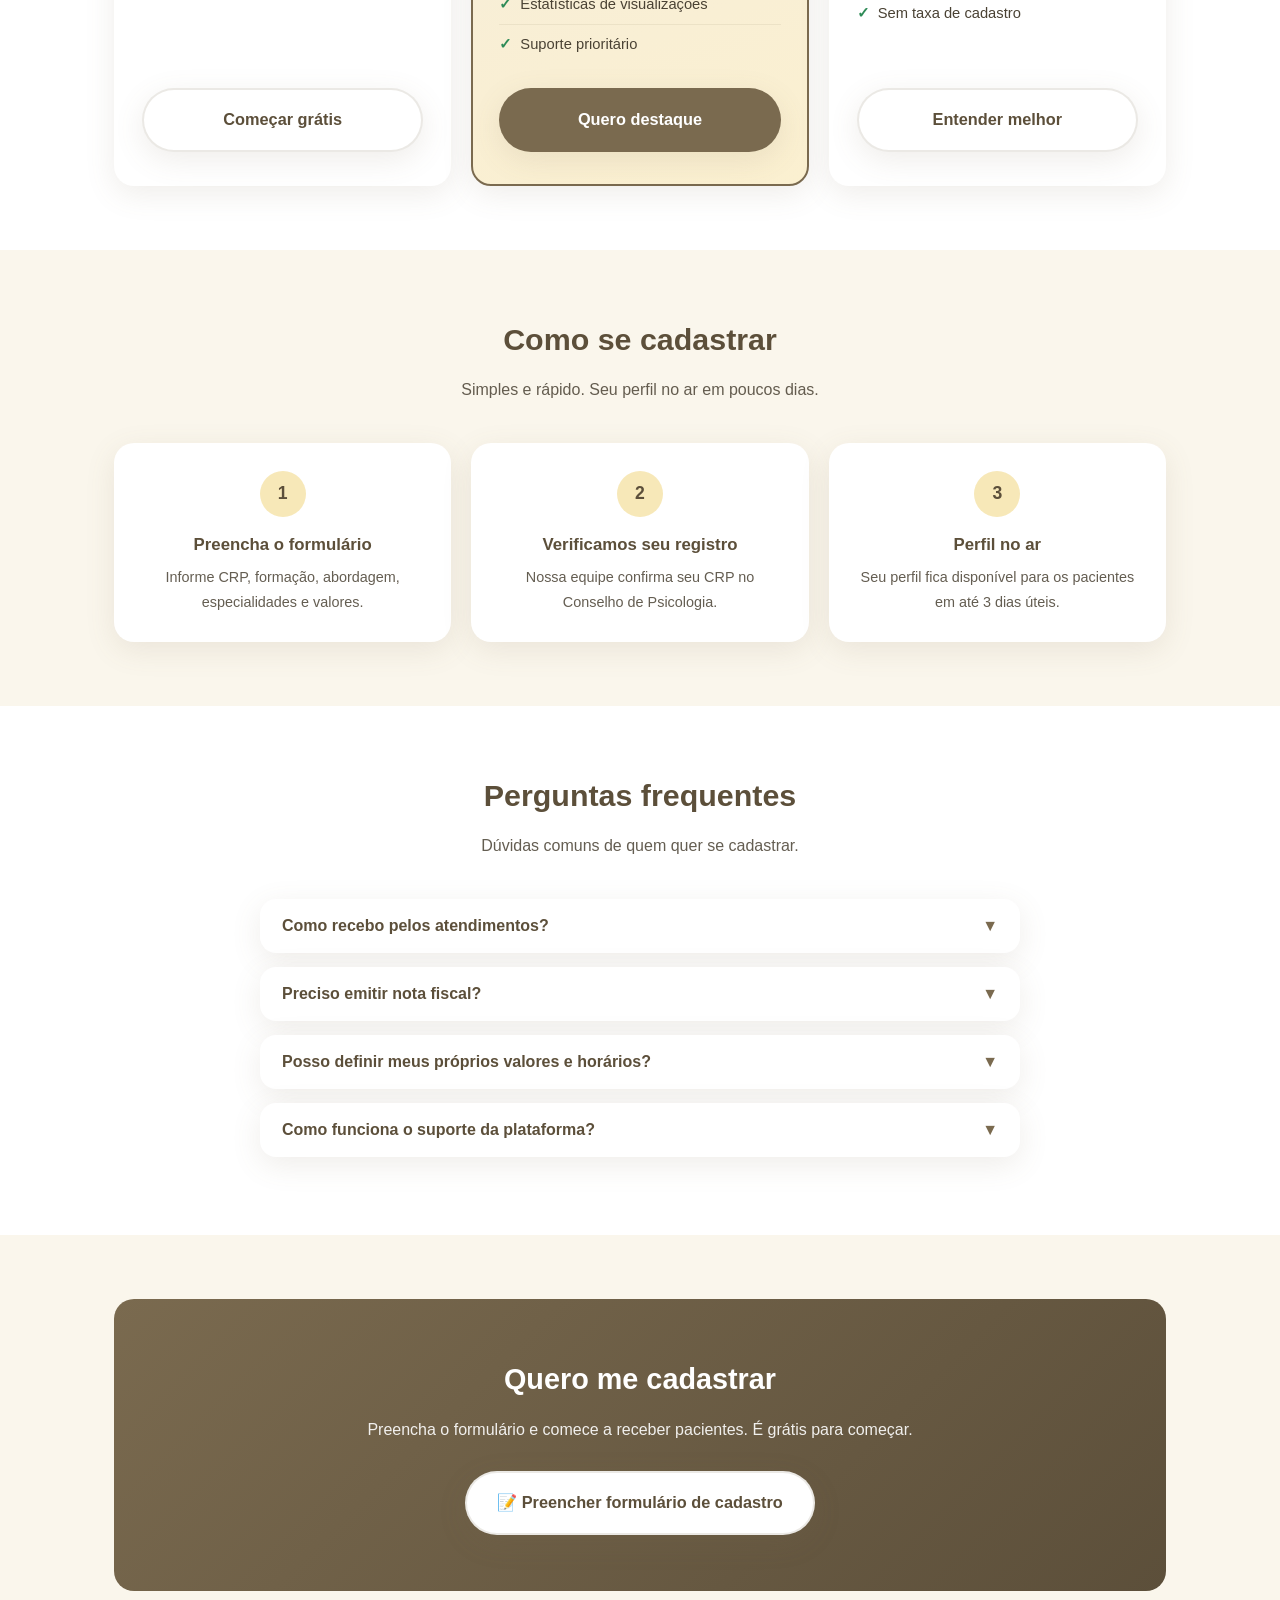
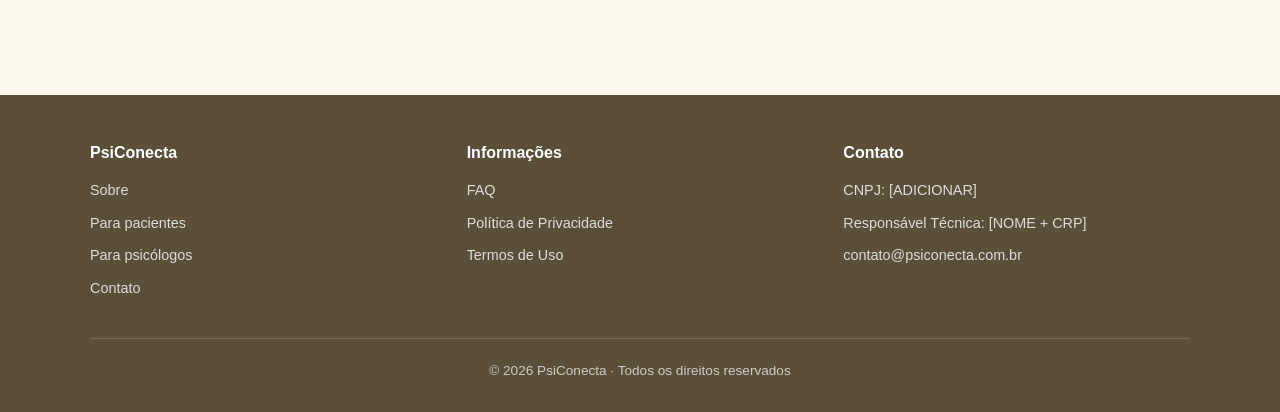
<file: para-psicologos.html>
<!DOCTYPE html>
<html lang="pt-BR">
<head>
  <meta charset="UTF-8">
  <meta name="viewport" content="width=device-width, initial-scale=1.0">
  <title>Para Psicólogos | PsiConecta</title>
  <meta name="description" content="Amplie seu consultório online com a PsiConecta. Transparência, sem competição predatória e sem pressão de resposta. Cadastre-se gratuitamente.">
  <style>
    :root {
      --bege: #F5EDDC;
      --bege-claro: #FAF6EC;
      --amarelo: #F7E8B8;
      --amarelo-suave: #FBF0D0;
      --marrom: #7A6A4F;
      --marrom-escuro: #5C4F3A;
      --texto: #4A4234;
      --branco: #FFFFFF;
      --verde-whats: #25D366;
      --verde-whats-escuro: #1DA851;
      --verde-sucesso: #2E8B57;
      --sombra: 0 8px 30px rgba(122, 106, 79, 0.12);
      --raio: 20px;
    }
    * { margin: 0; padding: 0; box-sizing: border-box; }
    html { scroll-behavior: smooth; }
    body {
      font-family: 'Segoe UI', 'Helvetica Neue', Arial, sans-serif;
      color: var(--texto);
      background: var(--bege-claro);
      line-height: 1.7;
      overflow-x: hidden;
    }
    .container { max-width: 1100px; margin: 0 auto; padding: 0 24px; }

    /* ===== NAVBAR (igual às outras páginas) ===== */
    header {
      background: var(--branco);
      box-shadow: 0 2px 12px rgba(122, 106, 79, 0.08);
      position: sticky;
      top: 0;
      z-index: 100;
    }
    .nav {
      display: flex;
      align-items: center;
      justify-content: space-between;
      padding: 16px 24px;
      max-width: 1100px;
      margin: 0 auto;
    }
    .logo { font-weight: 800; font-size: 1.3rem; color: var(--marrom-escuro); text-decoration: none; }
    .logo span { color: var(--marrom); }
    .nav-links { display: flex; align-items: center; gap: 22px; }
    .nav-links a { color: var(--texto); text-decoration: none; font-weight: 500; font-size: 0.95rem; }
    .nav-links a:hover { color: var(--marrom-escuro); }
    .btn-nav {
      background: var(--marrom); color: #fff; padding: 9px 18px;
      border-radius: 50px; font-weight: 600; text-decoration: none; font-size: 0.92rem;
    }
    .btn-nav:hover { background: var(--marrom-escuro); }

    /* ===== HERO ===== */
    .hero {
      background: linear-gradient(160deg, var(--bege) 0%, var(--amarelo-suave) 50%, var(--bege-claro) 100%);
      text-align: center;
      padding: 72px 24px 60px;
    }
    .hero h1 { font-size: 2.4rem; font-weight: 800; color: var(--marrom-escuro); max-width: 720px; margin: 0 auto 16px; }
    .hero p { font-size: 1.1rem; color: var(--texto); max-width: 600px; margin: 0 auto 32px; opacity: 0.92; }
    .hero-botoes { display: flex; gap: 14px; justify-content: center; flex-wrap: wrap; }
    .btn {
      display: inline-flex;
      align-items: center;
      justify-content: center;
      gap: 8px;
      padding: 16px 30px;
      border-radius: 50px;
      font-weight: 600;
      font-size: 1.02rem;
      text-decoration: none;
      border: 2px solid transparent;
      transition: transform 0.2s, box-shadow 0.3s, background 0.3s;
    }
    .btn:hover { transform: translateY(-2px); }
    .btn-marrom { background: var(--marrom); color: #fff; box-shadow: var(--sombra); }
    .btn-marrom:hover { background: var(--marrom-escuro); }
    .btn-branco { background: var(--branco); color: var(--marrom-escuro); box-shadow: var(--sombra); border-color: rgba(122, 106, 79, 0.15); }
    .btn-branco:hover { box-shadow: 0 10px 30px rgba(122, 106, 79, 0.2); }

    /* ===== SEÇÕES ===== */
    section { padding: 64px 0; }
    .titulo-secao { text-align: center; font-size: 1.9rem; font-weight: 800; color: var(--marrom-escuro); margin-bottom: 10px; }
    .subtitulo-secao { text-align: center; color: var(--texto); opacity: 0.85; max-width: 620px; margin: 0 auto 40px; }

    /* Diferenciais */
    .diferenciais { display: grid; grid-template-columns: repeat(3, 1fr); gap: 20px; }
    .diferencial {
      background: var(--branco); border-radius: var(--raio); padding: 28px 24px;
      box-shadow: var(--sombra); text-align: center;
    }
    .diferencial .icone { font-size: 2.2rem; margin-bottom: 12px; }
    .diferencial h3 { color: var(--marrom-escuro); font-size: 1.05rem; margin-bottom: 8px; }
    .diferencial p { font-size: 0.9rem; opacity: 0.85; }

    /* Planos */
    .planos { display: grid; grid-template-columns: repeat(3, 1fr); gap: 20px; align-items: stretch; }
    .plano {
      background: var(--branco); border-radius: var(--raio); padding: 32px 26px;
      box-shadow: var(--sombra); display: flex; flex-direction: column;
      border: 2px solid transparent;
    }
    .plano.destaque {
      border-color: var(--marrom);
      background: linear-gradient(160deg, var(--bege) 0%, var(--amarelo-suave) 100%);
    }
    .plano .badge {
      display: inline-block; align-self: flex-start;
      background: var(--marrom); color: #fff; font-size: 0.72rem; font-weight: 700;
      padding: 4px 12px; border-radius: 50px; margin-bottom: 14px; text-transform: uppercase; letter-spacing: 1px;
    }
    .plano h3 { color: var(--marrom-escuro); font-size: 1.25rem; margin-bottom: 6px; }
    .plano .preco { font-size: 1.5rem; font-weight: 800; color: var(--marrom-escuro); margin-bottom: 16px; }
    .plano .preco small { font-size: 0.85rem; font-weight: 500; color: var(--texto); opacity: 0.8; }
    .plano ul { list-style: none; margin-bottom: 24px; flex: 1; }
    .plano ul li {
      display: flex; align-items: flex-start; gap: 8px; padding: 7px 0;
      font-size: 0.92rem; border-bottom: 1px solid rgba(122, 106, 79, 0.1);
    }
    .plano ul li:last-child { border-bottom: none; }
    .plano ul li::before { content: "✓"; color: var(--verde-sucesso); font-weight: 700; }
    .plano .btn { width: 100%; }

    /* Como se cadastrar */
    .passos { display: grid; grid-template-columns: repeat(3, 1fr); gap: 20px; }
    .passo {
      background: var(--branco); border-radius: var(--raio); padding: 28px 24px;
      box-shadow: var(--sombra); text-align: center;
    }
    .passo .num {
      width: 46px; height: 46px; border-radius: 50%; background: var(--amarelo);
      color: var(--marrom-escuro); font-weight: 800; font-size: 1.1rem;
      display: flex; align-items: center; justify-content: center; margin: 0 auto 14px;
    }
    .passo h3 { color: var(--marrom-escuro); font-size: 1.05rem; margin-bottom: 6px; }
    .passo p { font-size: 0.9rem; opacity: 0.85; }

    /* FAQ */
    .faq { max-width: 760px; margin: 0 auto; }
    .faq-item {
      background: var(--branco); border-radius: 16px; box-shadow: var(--sombra);
      margin-bottom: 14px; overflow: hidden;
    }
    .faq-pergunta {
      width: 100%; text-align: left; background: none; border: none; padding: 18px 22px;
      font-family: inherit; font-size: 1rem; font-weight: 700; color: var(--marrom-escuro);
      cursor: pointer; display: flex; justify-content: space-between; align-items: center; gap: 12px;
    }
    .faq-pergunta .seta { transition: transform 0.3s; color: var(--marrom); }
    .faq-item.aberto .faq-pergunta .seta { transform: rotate(180deg); }
    .faq-resposta {
      max-height: 0; overflow: hidden; transition: max-height 0.3s ease;
      padding: 0 22px; font-size: 0.95rem; opacity: 0.9;
    }
    .faq-item.aberto .faq-resposta { max-height: 300px; padding: 0 22px 18px; }

    /* CTA final */
    .cta {
      background: linear-gradient(135deg, var(--marrom) 0%, var(--marrom-escuro) 100%);
      border-radius: var(--raio); color: #fff; text-align: center; padding: 56px 30px;
    }
    .cta h2 { color: #fff; font-size: 1.8rem; margin-bottom: 12px; }
    .cta p { color: rgba(255,255,255,0.9); margin-bottom: 28px; }
    .cta .btn-branco { background: #fff; }
    .cta .btn-branco:hover { box-shadow: 0 10px 30px rgba(0,0,0,0.25); }

    /* ===== FOOTER (igual às outras páginas) ===== */
    footer {
      background: var(--marrom-escuro); color: rgba(255,255,255,0.85);
      padding: 44px 24px 30px; margin-top: 40px;
    }
    .footer-grid {
      max-width: 1100px; margin: 0 auto;
      display: grid; grid-template-columns: repeat(3, 1fr); gap: 30px;
    }
    .footer-col h4 { color: #fff; margin-bottom: 12px; font-size: 1rem; }
    .footer-col a { display: block; color: rgba(255,255,255,0.8); text-decoration: none; font-size: 0.9rem; margin-bottom: 8px; }
    .footer-col a:hover { color: #fff; }
    .footer-base {
      max-width: 1100px; margin: 30px auto 0; padding-top: 20px;
      border-top: 1px solid rgba(255,255,255,0.15); font-size: 0.85rem; text-align: center; color: rgba(255,255,255,0.7);
    }

    /* ===== RESPONSIVO ===== */
    @media (max-width: 900px) {
      .diferenciais, .planos, .passos { grid-template-columns: 1fr 1fr; }
      .hero h1 { font-size: 2rem; }
    }
    @media (max-width: 600px) {
      .diferenciais, .planos, .passos, .footer-grid { grid-template-columns: 1fr; }
      .hero h1 { font-size: 1.7rem; }
      .nav-links a:not(.btn-nav) { display: none; }
    }
  </style>
</head>
<body>

  <!-- NAVBAR (mesma das outras páginas) -->
  <header>
    <nav class="nav">
      <a class="logo" href="index.html">Psi<span>Conecta</span></a>
      <div class="nav-links">
        <a href="psicologos.html">Psicólogos</a>
        <a href="para-pacientes.html">Para pacientes</a>
        <a href="para-psicologos.html">Para psicólogos</a>
        <a href="sobre.html">Sobre</a>
        <a href="faq.html">FAQ</a>
        <a class="btn-nav" href="psicologos.html">Encontrar psicólogo</a>
      </div>
    </nav>
  </header>

  <!-- HERO -->
  <div class="hero">
    <div class="container">
      <h1>Amplie seu consultório online. Sem competição predatória, com transparência.</h1>
      <p>Na PsiConecta, você é valorizado pelo que faz de melhor: cuidar de pessoas. Sem pressão de resposta, com critérios claros e comissão só quando a plataforma realmente te ajudar.</p>
      <div class="hero-botoes">
        <a class="btn btn-marrom" href="#cadastro">Quero me cadastrar</a>
        <a class="btn btn-branco" href="#planos">Ver planos</a>
      </div>
    </div>
  </div>

  <!-- DIFERENCIAIS -->
  <section>
    <div class="container">
      <h2 class="titulo-secao">Por que a PsiConecta é diferente</h2>
      <p class="subtitulo-secao">Transparência em tudo o que fazemos. Sem pegadinhas, sem letras miúdas.</p>
      <div class="diferenciais">
        <div class="diferencial">
          <div class="icone">🔍</div>
          <h3>Destaque transparente</h3>
          <p>O critério de destaque do perfil é claro e divulgado. Nada de favorecimento escondido.</p>
        </div>
        <div class="diferencial">
          <div class="icone">⏰</div>
          <h3>Sem pressão de resposta</h3>
          <p>Você responde no seu ritmo. Não exigimos resposta em 24h nem punimos quem não responde rápido.</p>
        </div>
        <div class="diferencial">
          <div class="icone">💰</div>
          <h3>Valor mínimo respeitado</h3>
          <p>Respeitamos a tabela mínima recomendada. Valorizamos seu trabalho e sua formação.</p>
        </div>
      </div>
    </div>
  </section>

  <!-- PLANOS -->
  <section id="planos" style="background: var(--branco);">
    <div class="container">
      <h2 class="titulo-secao">Planos e comissão</h2>
      <p class="subtitulo-secao">Comece grátis e evolua quando fizer sentido. Sem fidelidade, sem surpresas.</p>
      <div class="planos">

        <!-- Plano Gratuito -->
        <div class="plano">
          <h3>Gratuito</h3>
          <p class="preco">R$ 0 <small>/mês</small></p>
          <ul>
            <li>Perfil básico na listagem</li>
            <li>CRP verificado</li>
            <li>Botão de WhatsApp</li>
            <li>Especialidades e abordagem</li>
          </ul>
          <a class="btn btn-branco" href="#cadastro">Começar grátis</a>
        </div>

        <!-- Plano Destaque -->
        <div class="plano destaque">
          <span class="badge">Mais visibilidade</span>
          <h3>Destaque</h3>
          <p class="preco">R$ 49 <small>/mês</small></p>
          <ul>
            <li>Tudo do plano gratuito</li>
            <li>Posição privilegiada na busca</li>
            <li>Selo de destaque no perfil</li>
            <li>Estatísticas de visualizações</li>
            <li>Suporte prioritário</li>
          </ul>
          <a class="btn btn-marrom" href="#cadastro">Quero destaque</a>
        </div>

        <!-- Comissão -->
        <div class="plano">
          <h3>Comissão</h3>
          <p class="preco">Só quando ajudar</p>
          <ul>
            <li>Comissão apenas em sessões agendadas pela plataforma</li>
            <li>Atendimentos fora da plataforma não geram comissão</li>
            <li>Percentual claro e divulgado</li>
            <li>Sem taxa de cadastro</li>
          </ul>
          <a class="btn btn-branco" href="#cadastro">Entender melhor</a>
        </div>

      </div>
    </div>
  </section>

  <!-- COMO SE CADASTRAR -->
  <section>
    <div class="container">
      <h2 class="titulo-secao">Como se cadastrar</h2>
      <p class="subtitulo-secao">Simples e rápido. Seu perfil no ar em poucos dias.</p>
      <div class="passos">
        <div class="passo">
          <div class="num">1</div>
          <h3>Preencha o formulário</h3>
          <p>Informe CRP, formação, abordagem, especialidades e valores.</p>
        </div>
        <div class="passo">
          <div class="num">2</div>
          <h3>Verificamos seu registro</h3>
          <p>Nossa equipe confirma seu CRP no Conselho de Psicologia.</p>
        </div>
        <div class="passo">
          <div class="num">3</div>
          <h3>Perfil no ar</h3>
          <p>Seu perfil fica disponível para os pacientes em até 3 dias úteis.</p>
        </div>
      </div>
    </div>
  </section>

  <!-- FAQ -->
  <section id="faq" style="background: var(--branco);">
    <div class="container">
      <h2 class="titulo-secao">Perguntas frequentes</h2>
      <p class="subtitulo-secao">Dúvidas comuns de quem quer se cadastrar.</p>
      <div class="faq">

        <div class="faq-item">
          <button class="faq-pergunta">Como recebo pelos atendimentos? <span class="seta">▼</span></button>
          <div class="faq-resposta">Você combina o pagamento diretamente com o paciente. A plataforma não intermedia o pagamento na fase inicial — a comissão incide apenas quando a sessão é agendada pela plataforma (fase futura).</div>
        </div>

        <div class="faq-item">
          <button class="faq-pergunta">Preciso emitir nota fiscal? <span class="seta">▼</span></button>
          <div class="faq-resposta">A emissão de nota fiscal segue as regras do seu CNPJ ou CPF e da legislação vigente. A plataforma não é responsável pela emissão — cada profissional gerencia sua parte conforme a legislação.</div>
        </div>

        <div class="faq-item">
          <button class="faq-pergunta">Posso definir meus próprios valores e horários? <span class="seta">▼</span></button>
          <div class="faq-resposta">Sim! Você define seus valores (respeitando a tabela mínima recomendada) e seus horários de atendimento. A plataforma apenas exibe as informações que você cadastrar.</div>
        </div>

        <div class="faq-item">
          <button class="faq-pergunta">Como funciona o suporte da plataforma? <span class="seta">▼</span></button>
          <div class="faq-resposta">Oferecemos suporte por e-mail e WhatsApp para dúvidas sobre cadastro, perfil e uso da plataforma. No plano Destaque, o suporte é prioritário.</div>
        </div>

      </div>
    </div>
  </section>

  <!-- CTA FINAL -->
  <section>
    <div class="container">
      <div class="cta" id="cadastro">
        <h2>Quero me cadastrar</h2>
        <p>Preencha o formulário e comece a receber pacientes. É grátis para começar.</p>
        <!-- ⚠️ TROQUE o href="#" pelo link do Google Forms quando criar o formulário de cadastro -->
        <a class="btn btn-branco" href="#">📝 Preencher formulário de cadastro</a>
      </div>
    </div>
  </section>

  <!-- FOOTER (mesmo das outras páginas) -->
  <footer>
    <div class="footer-grid">
      <div class="footer-col">
        <h4>PsiConecta</h4>
        <a href="sobre.html">Sobre</a>
        <a href="para-pacientes.html">Para pacientes</a>
        <a href="para-psicologos.html">Para psicólogos</a>
        <a href="#">Contato</a>
      </div>
      <div class="footer-col">
        <h4>Informações</h4>
        <a href="faq.html">FAQ</a>
        <a href="politica.html">Política de Privacidade</a>
        <a href="termos.html">Termos de Uso</a>
      </div>
      <div class="footer-col">
        <h4>Contato</h4>
        <a href="#">CNPJ: [ADICIONAR]</a>
        <a href="#">Responsável Técnica: [NOME + CRP]</a>
        <a href="mailto:contato@psiconecta.com.br">contato@psiconecta.com.br</a>
      </div>
    </div>
    <div class="footer-base">
      © 2026 PsiConecta · Todos os direitos reservados
    </div>
  </footer>

  <!-- SCRIPT: FAQ abre/fecha -->
  <script>
    // Cada pergunta do FAQ abre/fecha a resposta ao clicar
    document.querySelectorAll('.faq-item').forEach(function (item) {
      item.querySelector('.faq-pergunta').addEventListener('click', function () {
        item.classList.toggle('aberto');
      });
    });
  </script>
</body>
</html>
</file>
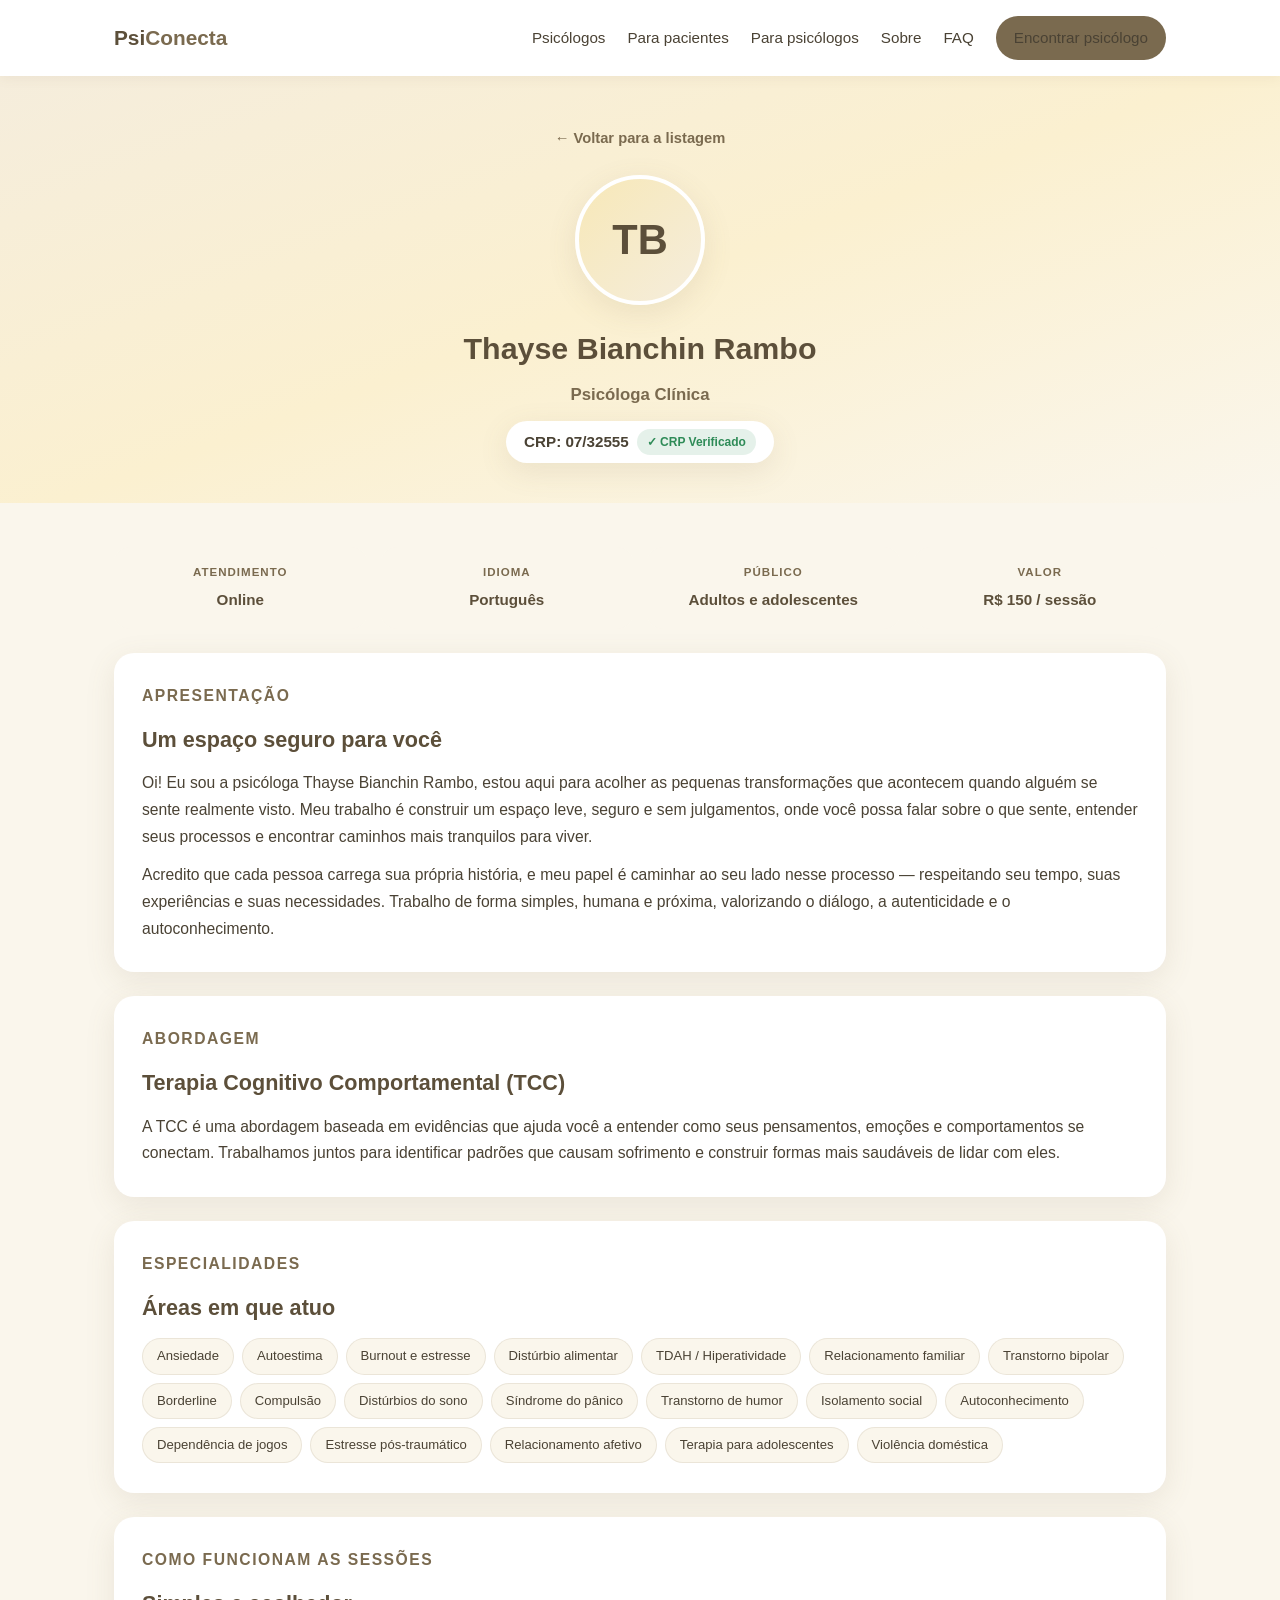
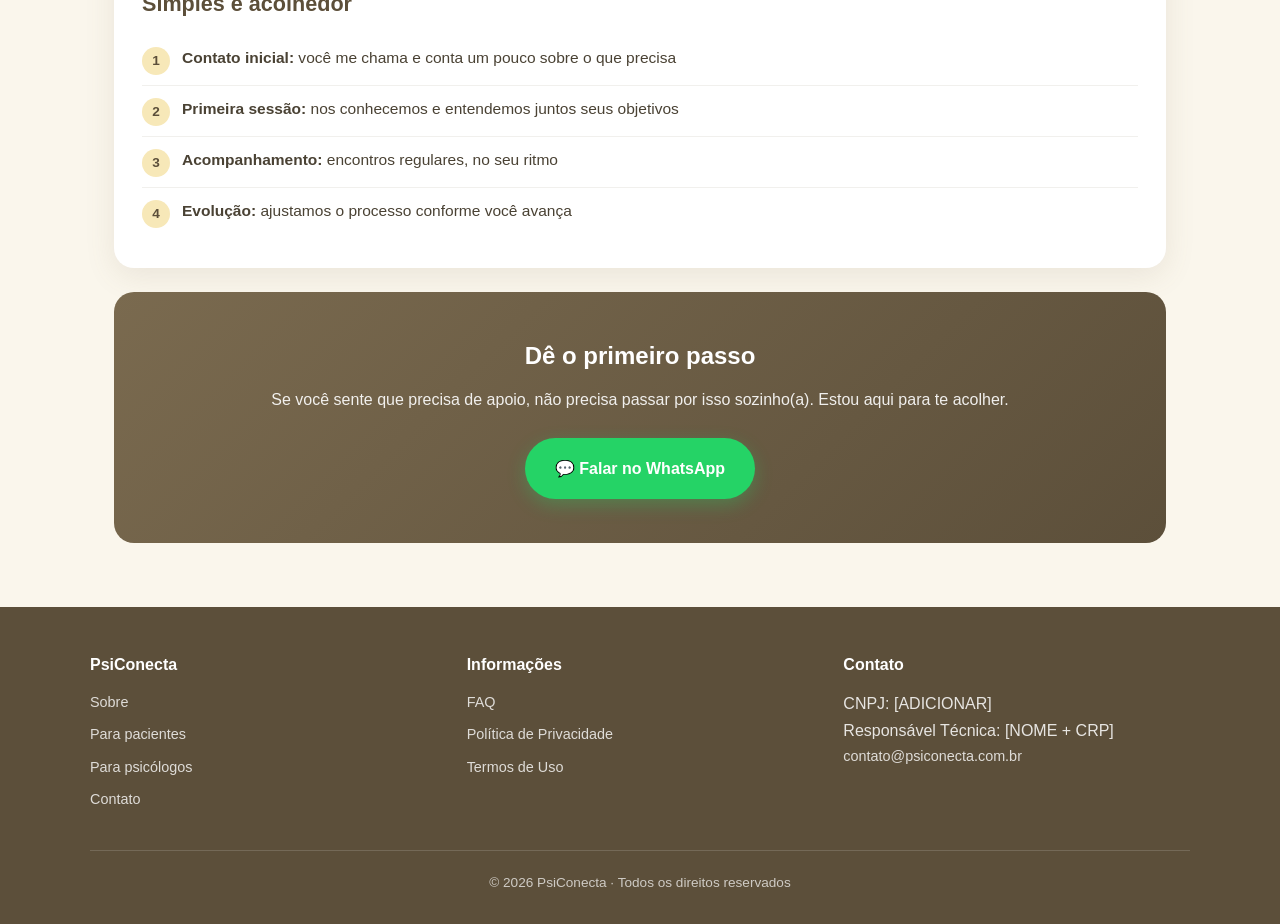
<file: perfil.html>
<!DOCTYPE html>
<html lang="pt-BR">
<head>
  <meta charset="UTF-8">
  <meta name="viewport" content="width=device-width, initial-scale=1.0">
  <title>Thayse Bianchin Rambo | PsiConecta</title>
  <meta name="description" content="Perfil da psicóloga Thayse Bianchin Rambo (CRP 07/32555). Terapia Cognitivo Comportamental (TCC) online.">
  <style>
    :root {
      --bege: #F5EDDC;
      --bege-claro: #FAF6EC;
      --amarelo: #F7E8B8;
      --amarelo-suave: #FBF0D0;
      --marrom: #7A6A4F;
      --marrom-escuro: #5C4F3A;
      --texto: #4A4234;
      --branco: #FFFFFF;
      --verde-whats: #25D366;
      --verde-whats-escuro: #1DA851;
      --verde-sucesso: #2E8B57;
      --sombra: 0 8px 30px rgba(122, 106, 79, 0.12);
      --raio: 20px;
    }
    * { margin: 0; padding: 0; box-sizing: border-box; }
    html { scroll-behavior: smooth; }
    body {
      font-family: 'Segoe UI', 'Helvetica Neue', Arial, sans-serif;
      color: var(--texto);
      background: var(--bege-claro);
      line-height: 1.7;
      overflow-x: hidden;
    }
    .container { max-width: 1100px; margin: 0 auto; padding: 0 24px; }

    /* ===== NAVBAR (igual às outras páginas) ===== */
    header {
      background: var(--branco);
      box-shadow: 0 2px 12px rgba(122, 106, 79, 0.08);
      position: sticky;
      top: 0;
      z-index: 100;
    }
    .nav {
      display: flex;
      align-items: center;
      justify-content: space-between;
      padding: 16px 24px;
      max-width: 1100px;
      margin: 0 auto;
    }
    .logo { font-weight: 800; font-size: 1.3rem; color: var(--marrom-escuro); text-decoration: none; }
    .logo span { color: var(--marrom); }
    .nav-links { display: flex; align-items: center; gap: 22px; }
    .nav-links a { color: var(--texto); text-decoration: none; font-weight: 500; font-size: 0.95rem; }
    .nav-links a:hover { color: var(--marrom-escuro); }
    .btn-nav {
      background: var(--marrom); color: #fff; padding: 9px 18px;
      border-radius: 50px; font-weight: 600; text-decoration: none; font-size: 0.92rem;
    }
    .btn-nav:hover { background: var(--marrom-escuro); }

    /* ===== CABEÇALHO DO PERFIL ===== */
    .topo-perfil {
      background: linear-gradient(160deg, var(--bege) 0%, var(--amarelo-suave) 50%, var(--bege-claro) 100%);
      padding: 48px 24px 40px;
      text-align: center;
    }
    .voltar {
      display: inline-block;
      color: var(--marrom);
      text-decoration: none;
      font-weight: 600;
      font-size: 0.92rem;
      margin-bottom: 24px;
    }
    .voltar:hover { color: var(--marrom-escuro); }
    .avatar-grande {
      width: 130px;
      height: 130px;
      border-radius: 50%;
      margin: 0 auto 18px;
      display: flex;
      align-items: center;
      justify-content: center;
      font-size: 2.6rem;
      font-weight: 800;
      color: var(--marrom-escuro);
      background: linear-gradient(135deg, var(--amarelo), var(--bege));
      border: 4px solid var(--branco);
      box-shadow: var(--sombra);
    }
    /* Quando tiver a foto real, use esta classe (explico no final) */
    .foto-real {
      width: 130px;
      height: 130px;
      border-radius: 50%;
      object-fit: cover;
      border: 4px solid var(--branco);
      box-shadow: var(--sombra);
      display: none;
    }
    .nome-perfil { font-size: 1.9rem; font-weight: 800; color: var(--marrom-escuro); margin-bottom: 6px; }
    .cargo-perfil { color: var(--marrom); font-weight: 600; font-size: 1.05rem; margin-bottom: 12px; }
    .crp-linha {
      display: inline-flex;
      align-items: center;
      gap: 8px;
      background: var(--branco);
      padding: 8px 18px;
      border-radius: 50px;
      font-size: 0.95rem;
      font-weight: 600;
      color: var(--texto);
      box-shadow: var(--sombra);
    }
    .selo {
      display: inline-flex;
      align-items: center;
      gap: 4px;
      background: rgba(46, 139, 87, 0.12);
      color: var(--verde-sucesso);
      font-size: 0.75rem;
      font-weight: 700;
      padding: 3px 10px;
      border-radius: 50px;
    }

    /* ===== CONTEÚDO DO PERFIL ===== */
    section.conteudo { padding: 44px 0 20px; }
    .card {
      background: var(--branco);
      border-radius: var(--raio);
      padding: 30px 28px;
      box-shadow: var(--sombra);
      margin-bottom: 24px;
    }
    .rotulo {
      font-size: 0.75rem;
      text-transform: uppercase;
      letter-spacing: 1.5px;
      color: var(--marrom);
      font-weight: 700;
      margin-bottom: 10px;
    }
    .card h2 { color: var(--marrom-escuro); font-size: 1.35rem; margin-bottom: 12px; font-weight: 800; }
    .card p { font-size: 0.98rem; margin-bottom: 12px; }
    .card p:last-child { margin-bottom: 0; }

    /* Mini-cards de informação (Atendimento, Idioma, Público, Valor) */
    .info-grid {
      display: grid;
      grid-template-columns: repeat(4, 1fr);
      gap: 14px;
      margin-bottom: 24px;
    }
    .info-box {
      background: var(--bege-claro);
      border-radius: 16px;
      padding: 16px 14px;
      text-align: center;
    }
    .info-rotulo {
      font-size: 0.72rem;
      text-transform: uppercase;
      letter-spacing: 1px;
      color: var(--marrom);
      font-weight: 700;
      margin-bottom: 4px;
    }
    .info-valor {
      font-size: 0.95rem;
      font-weight: 700;
      color: var(--marrom-escuro);
    }

    /* Chips de especialidades */
    .chips { display: flex; flex-wrap: wrap; gap: 8px; margin-top: 6px; }
    .chip {
      background: var(--bege-claro);
      border: 1px solid rgba(122, 106, 79, 0.12);
      border-radius: 50px;
      padding: 6px 14px;
      font-size: 0.82rem;
      font-weight: 500;
      color: var(--texto);
    }

    /* Passos de como funciona */
    .passos-lista { list-style: none; }
    .passos-lista li {
      display: flex;
      align-items: flex-start;
      gap: 12px;
      padding: 10px 0;
      border-bottom: 1px solid rgba(122, 106, 79, 0.1);
      font-size: 0.97rem;
    }
    .passos-lista li:last-child { border-bottom: none; }
    .passos-lista .num {
      width: 28px;
      height: 28px;
      border-radius: 50%;
      background: var(--amarelo);
      color: var(--marrom-escuro);
      font-weight: 800;
      font-size: 0.85rem;
      display: flex;
      align-items: center;
      justify-content: center;
      flex-shrink: 0;
      margin-top: 2px;
    }

    /* CTA final */
    .cta {
      background: linear-gradient(135deg, var(--marrom) 0%, var(--marrom-escuro) 100%);
      border-radius: var(--raio);
      color: #fff;
      text-align: center;
      padding: 44px 28px;
      margin-bottom: 24px;
    }
    .cta h2 { color: #fff; font-size: 1.5rem; margin-bottom: 10px; }
    .cta p { color: rgba(255,255,255,0.9); margin-bottom: 24px; }
    .btn {
      display: inline-flex;
      align-items: center;
      justify-content: center;
      gap: 8px;
      padding: 15px 28px;
      border-radius: 50px;
      font-weight: 600;
      font-size: 1rem;
      text-decoration: none;
      border: 2px solid transparent;
      transition: transform 0.2s, box-shadow 0.3s, background 0.3s;
    }
    .btn:hover { transform: translateY(-2px); }
    .btn-whats { background: var(--verde-whats); color: #fff; box-shadow: 0 6px 18px rgba(37, 211, 102, 0.3); }
    .btn-whats:hover { background: var(--verde-whats-escuro); }
    .btn-branco { background: #fff; color: var(--marrom-escuro); }

    /* ===== FOOTER (igual às outras páginas) ===== */
    footer {
      background: var(--marrom-escuro);
      color: rgba(255,255,255,0.85);
      padding: 44px 24px 30px;
      margin-top: 20px;
    }
    .footer-grid {
      max-width: 1100px;
      margin: 0 auto;
      display: grid;
      grid-template-columns: repeat(3, 1fr);
      gap: 30px;
    }
    .footer-col h4 { color: #fff; margin-bottom: 12px; font-size: 1rem; }
    .footer-col a { display: block; color: rgba(255,255,255,0.8); text-decoration: none; font-size: 0.9rem; margin-bottom: 8px; }
    .footer-col a:hover { color: #fff; }
    .footer-base {
      max-width: 1100px;
      margin: 30px auto 0;
      padding-top: 20px;
      border-top: 1px solid rgba(255,255,255,0.15);
      font-size: 0.85rem;
      text-align: center;
      color: rgba(255,255,255,0.7);
    }

    /* ===== RESPONSIVO ===== */
    @media (max-width: 800px) {
      .info-grid { grid-template-columns: 1fr 1fr; }
      .nome-perfil { font-size: 1.6rem; }
    }
    @media (max-width: 600px) {
      .info-grid { grid-template-columns: 1fr 1fr; }
      .nav-links a:not(.btn-nav) { display: none; }
      .footer-grid { grid-template-columns: 1fr; }
    }
  </style>
</head>
<body>

  <!-- NAVBAR (mesma da Home e da listagem) -->
  <header>
    <nav class="nav">
      <a class="logo" href="index.html">Psi<span>Conecta</span></a>
      <div class="nav-links">
        <a href="psicologos.html">Psicólogos</a>
        <a href="para-pacientes.html">Para pacientes</a>
        <a href="para-psicologos.html">Para psicólogos</a>
        <a href="sobre.html">Sobre</a>
        <a href="faq.html">FAQ</a>
        <a class="btn-nav" href="psicologos.html">Encontrar psicólogo</a>
      </div>
    </nav>
  </header>

  <!-- CABEÇALHO DO PERFIL -->
  <div class="topo-perfil">
    <div class="container">
      <a class="voltar" href="psicologos.html">← Voltar para a listagem</a>

      <!-- Avatar com iniciais (funciona sem foto) -->
      <div class="avatar-grande" id="avatar">TB</div>

      <!-- FOTO REAL (use quando tiver a foto): descomente as 2 linhas abaixo e comente o avatar acima
      <img class="foto-real" src="assets/thayse.jpg" alt="Thayse Bianchin Rambo"> -->

      <h1 class="nome-perfil">Thayse Bianchin Rambo</h1>
      <p class="cargo-perfil">Psicóloga Clínica</p>
      <p class="crp-linha">
        CRP: 07/32555
        <span class="selo">✓ CRP Verificado</span>
      </p>
    </div>
  </div>

  <!-- CONTEÚDO -->
  <section class="conteudo">
    <div class="container">

      <!-- INFORMAÇÕES RÁPIDAS -->
      <div class="info-grid">
        <div class="info-box">
          <p class="info-rotulo">Atendimento</p>
          <p class="info-valor">Online</p>
        </div>
        <div class="info-box">
          <p class="info-rotulo">Idioma</p>
          <p class="info-valor">Português</p>
        </div>
        <div class="info-box">
          <p class="info-rotulo">Público</p>
          <p class="info-valor">Adultos e adolescentes</p>
        </div>
        <div class="info-box">
          <p class="info-rotulo">Valor</p>
          <p class="info-valor">R$ 150 / sessão</p>
        </div>
      </div>

      <!-- APRESENTAÇÃO -->
      <div class="card">
        <p class="rotulo">Apresentação</p>
        <h2>Um espaço seguro para você</h2>
        <p>Oi! Eu sou a psicóloga Thayse Bianchin Rambo, estou aqui para acolher as pequenas transformações que acontecem quando alguém se sente realmente visto. Meu trabalho é construir um espaço leve, seguro e sem julgamentos, onde você possa falar sobre o que sente, entender seus processos e encontrar caminhos mais tranquilos para viver.</p>
        <p>Acredito que cada pessoa carrega sua própria história, e meu papel é caminhar ao seu lado nesse processo — respeitando seu tempo, suas experiências e suas necessidades. Trabalho de forma simples, humana e próxima, valorizando o diálogo, a autenticidade e o autoconhecimento.</p>
      </div>

      <!-- ABORDAGEM -->
      <div class="card">
        <p class="rotulo">Abordagem</p>
        <h2>Terapia Cognitivo Comportamental (TCC)</h2>
        <p>A TCC é uma abordagem baseada em evidências que ajuda você a entender como seus pensamentos, emoções e comportamentos se conectam. Trabalhamos juntos para identificar padrões que causam sofrimento e construir formas mais saudáveis de lidar com eles.</p>
      </div>

      <!-- ESPECIALIDADES -->
            <!-- ESPECIALIDADES -->
      <div class="card">
        <p class="rotulo">Especialidades</p>
        <h2>Áreas em que atuo</h2>
        <div class="chips">
          <span class="chip">Ansiedade</span>
          <span class="chip">Autoestima</span>
          <span class="chip">Burnout e estresse</span>
          <span class="chip">Distúrbio alimentar</span>
          <span class="chip">TDAH / Hiperatividade</span>
          <span class="chip">Relacionamento familiar</span>
          <span class="chip">Transtorno bipolar</span>
          <span class="chip">Borderline</span>
          <span class="chip">Compulsão</span>
          <span class="chip">Distúrbios do sono</span>
          <span class="chip">Síndrome do pânico</span>
          <span class="chip">Transtorno de humor</span>
          <span class="chip">Isolamento social</span>
          <span class="chip">Autoconhecimento</span>
          <span class="chip">Dependência de jogos</span>
          <span class="chip">Estresse pós-traumático</span>
          <span class="chip">Relacionamento afetivo</span>
          <span class="chip">Terapia para adolescentes</span>
          <span class="chip">Violência doméstica</span>
        </div>
      </div>

      <!-- COMO FUNCIONAM AS SESSÕES -->
      <div class="card">
        <p class="rotulo">Como funcionam as sessões</p>
        <h2>Simples e acolhedor</h2>
        <ul class="passos-lista">
          <li><span class="num">1</span> <span><strong>Contato inicial:</strong> você me chama e conta um pouco sobre o que precisa</span></li>
          <li><span class="num">2</span> <span><strong>Primeira sessão:</strong> nos conhecemos e entendemos juntos seus objetivos</span></li>
          <li><span class="num">3</span> <span><strong>Acompanhamento:</strong> encontros regulares, no seu ritmo</span></li>
          <li><span class="num">4</span> <span><strong>Evolução:</strong> ajustamos o processo conforme você avança</span></li>
        </ul>
      </div>

      <!-- CTA FINAL -->
      <div class="cta">
        <h2>Dê o primeiro passo</h2>
        <p>Se você sente que precisa de apoio, não precisa passar por isso sozinho(a). Estou aqui para te acolher.</p>
        <a class="btn btn-whats" href="https://wa.me/55997052670?text=Ol%C3%A1%2C%20Thayse!%20Vim%20pelo%20seu%20site%20e%20gostaria%20de%20agendar%20uma%20sess%C3%A3o." target="_blank" rel="noopener">💬 Falar no WhatsApp</a>
      </div>

    </div><!-- fecha o container -->
  </section>

  <!-- FOOTER (mesmo das outras páginas) -->
  <footer>
    <div class="footer-grid">
      <div class="footer-col">
        <h4>PsiConecta</h4>
        <a href="sobre.html">Sobre</a>
        <a href="para-pacientes.html">Para pacientes</a>
        <a href="para-psicologos.html">Para psicólogos</a>
        <a href="#">Contato</a>
      </div>
      <div class="footer-col">
        <h4>Informações</h4>
        <a href="faq.html">FAQ</a>
        <a href="politica.html">Política de Privacidade</a>
        <a href="termos.html">Termos de Uso</a>
      </div>
      <div class="footer-col">
        <h4>Contato</h4>
        <p>CNPJ: [ADICIONAR]</p>
        <p>Responsável Técnica: [NOME + CRP]</p>
        <a href="mailto:contato@psiconecta.com.br">contato@psiconecta.com.br</a>
      </div>
    </div>
    <div class="footer-base">
      © 2026 PsiConecta · Todos os direitos reservados
    </div>
  </footer>

</body>
</html>
</file>
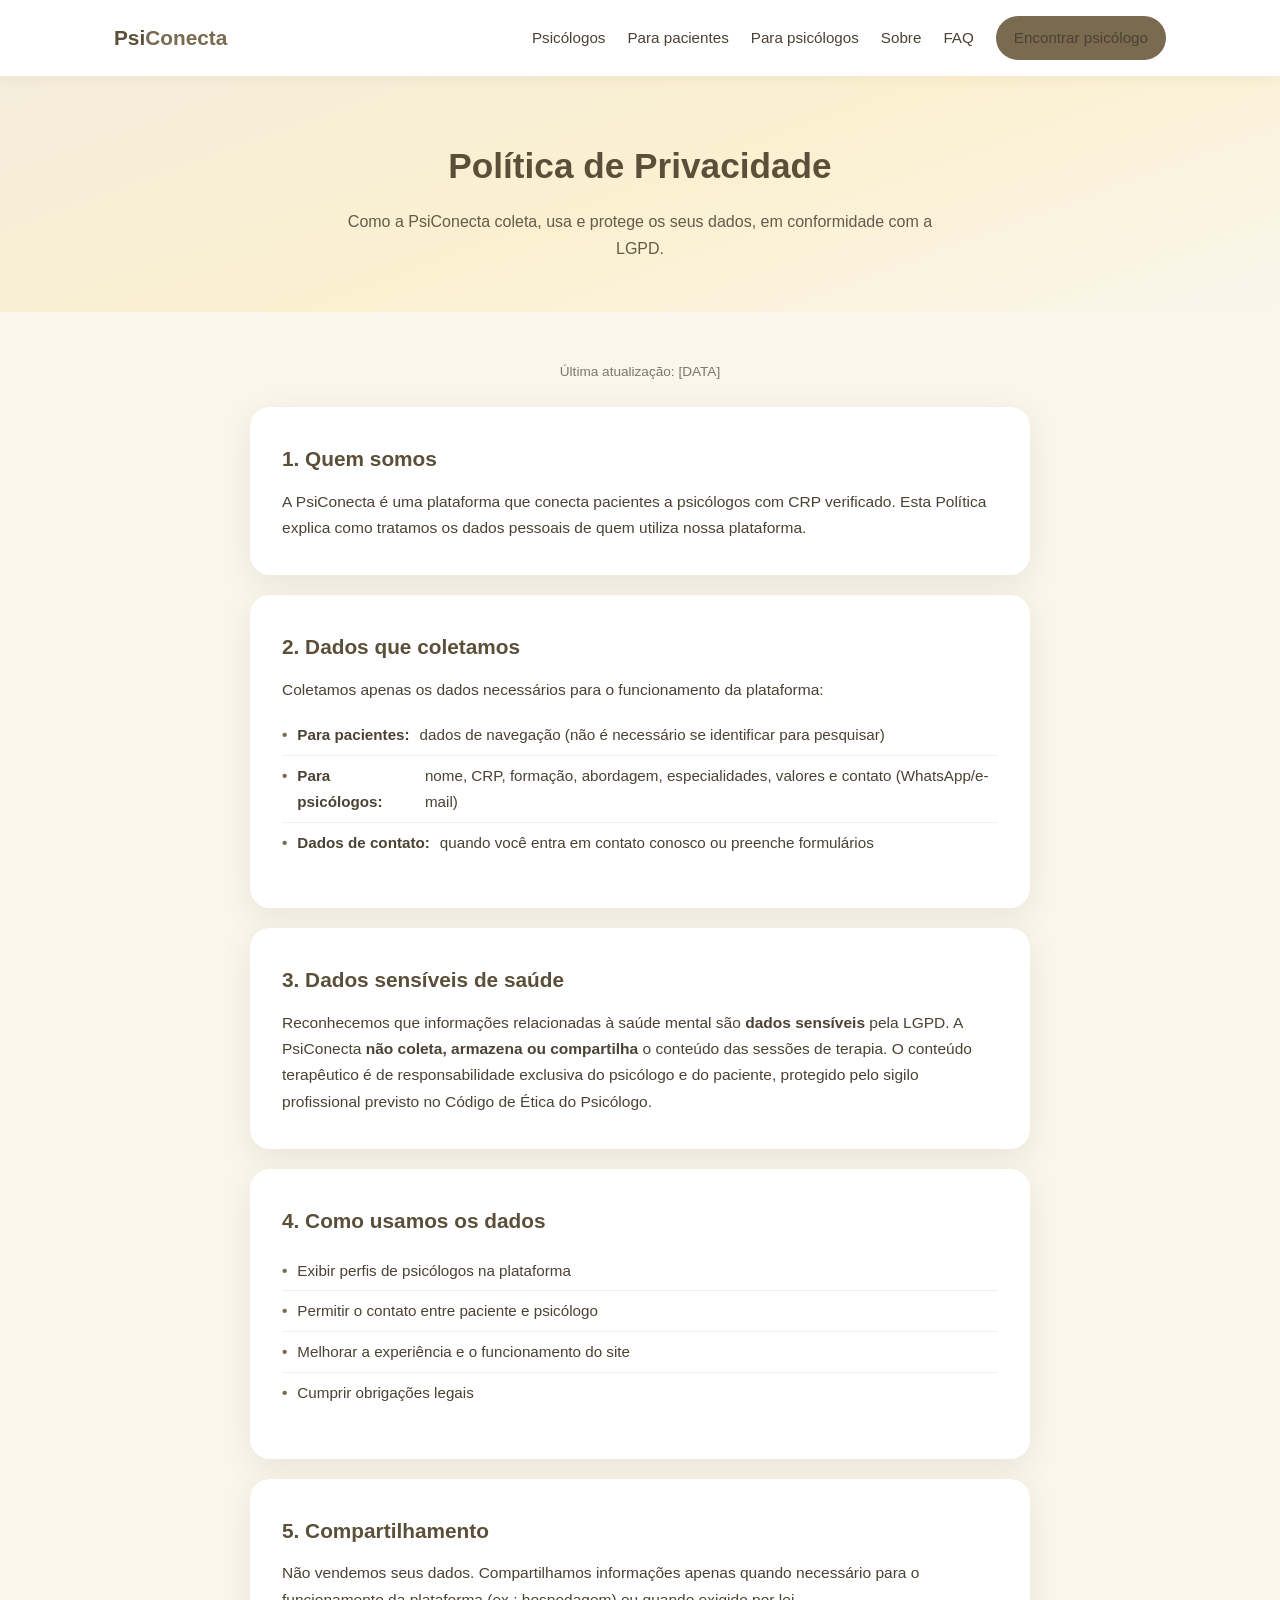
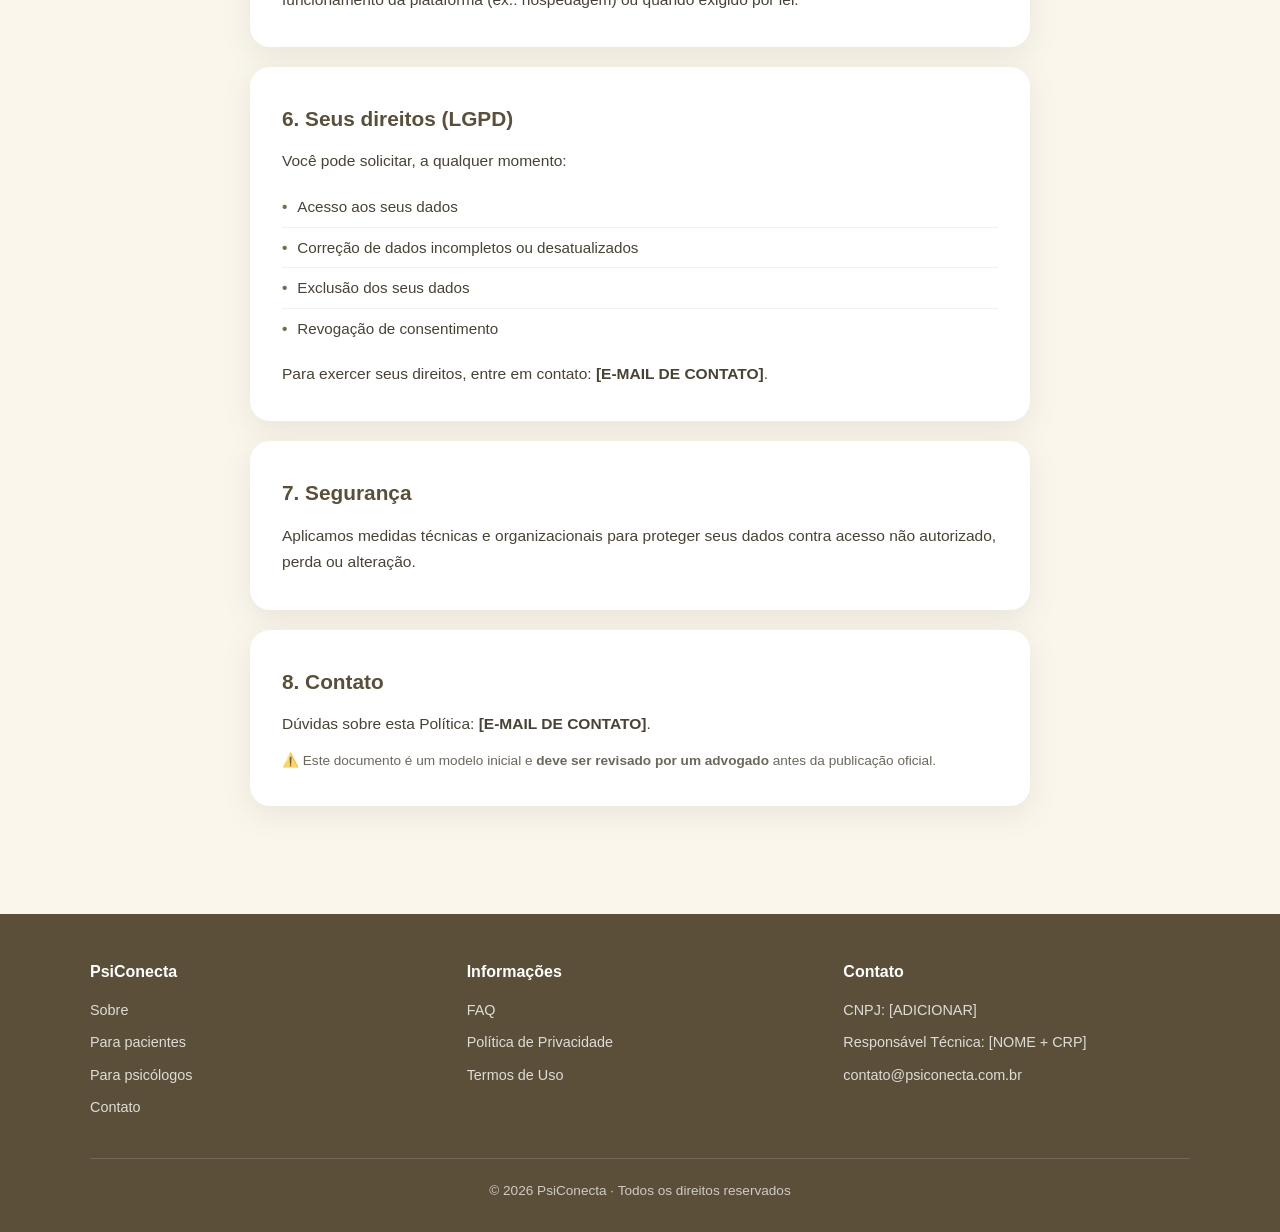
<file: politica.html>
<!DOCTYPE html>
<html lang="pt-BR">
<head>
  <meta charset="UTF-8">
  <meta name="viewport" content="width=device-width, initial-scale=1.0">
  <title>Política de Privacidade | PsiConecta</title>
  <meta name="description" content="Política de Privacidade da PsiConecta, em conformidade com a LGPD.">
  <style>
    :root {
      --bege: #F5EDDC;
      --bege-claro: #FAF6EC;
      --amarelo: #F7E8B8;
      --amarelo-suave: #FBF0D0;
      --marrom: #7A6A4F;
      --marrom-escuro: #5C4F3A;
      --texto: #4A4234;
      --branco: #FFFFFF;
      --sombra: 0 8px 30px rgba(122, 106, 79, 0.12);
      --raio: 20px;
    }
    * { margin: 0; padding: 0; box-sizing: border-box; }
    html { scroll-behavior: smooth; }
    body {
      font-family: 'Segoe UI', 'Helvetica Neue', Arial, sans-serif;
      color: var(--texto);
      background: var(--bege-claro);
      line-height: 1.7;
      overflow-x: hidden;
    }
    .container { max-width: 1100px; margin: 0 auto; padding: 0 24px; }

    header {
      background: var(--branco);
      box-shadow: 0 2px 12px rgba(122, 106, 79, 0.08);
      position: sticky;
      top: 0;
      z-index: 100;
    }
    .nav {
      display: flex;
      align-items: center;
      justify-content: space-between;
      padding: 16px 24px;
      max-width: 1100px;
      margin: 0 auto;
    }
    .logo { font-weight: 800; font-size: 1.3rem; color: var(--marrom-escuro); text-decoration: none; }
    .logo span { color: var(--marrom); }
    .nav-links { display: flex; align-items: center; gap: 22px; }
    .nav-links a { color: var(--texto); text-decoration: none; font-weight: 500; font-size: 0.95rem; }
    .nav-links a:hover { color: var(--marrom-escuro); }
    .btn-nav {
      background: var(--marrom); color: #fff; padding: 9px 18px;
      border-radius: 50px; font-weight: 600; text-decoration: none; font-size: 0.92rem;
    }
    .btn-nav:hover { background: var(--marrom-escuro); }

    .hero {
      background: linear-gradient(160deg, var(--bege) 0%, var(--amarelo-suave) 50%, var(--bege-claro) 100%);
      text-align: center;
      padding: 60px 24px 50px;
    }
    .hero h1 { font-size: 2.2rem; font-weight: 800; color: var(--marrom-escuro); margin-bottom: 12px; }
    .hero p { font-size: 1rem; color: var(--texto); max-width: 600px; margin: 0 auto; opacity: 0.85; }

    section { padding: 48px 0; }
    .documento { max-width: 780px; margin: 0 auto; }
    .card {
      background: var(--branco);
      border-radius: var(--raio);
      padding: 34px 32px;
      box-shadow: var(--sombra);
      margin-bottom: 20px;
    }
    .card h2 { color: var(--marrom-escuro); font-size: 1.3rem; margin-bottom: 12px; font-weight: 800; }
    .card p { font-size: 0.97rem; margin-bottom: 12px; }
    .card p:last-child { margin-bottom: 0; }
    .card ul { list-style: none; margin-bottom: 12px; }
    .card ul li {
      display: flex; align-items: flex-start; gap: 10px; padding: 7px 0;
      font-size: 0.95rem; border-bottom: 1px solid rgba(122, 106, 79, 0.1);
    }
    .card ul li:last-child { border-bottom: none; }
    .card ul li::before { content: "•"; color: var(--marrom); font-weight: 700; }
    .data { font-size: 0.85rem; color: var(--texto); opacity: 0.7; text-align: center; margin-bottom: 24px; }

    footer {
      background: var(--marrom-escuro); color: rgba(255,255,255,0.85);
      padding: 44px 24px 30px; margin-top: 40px;
    }
    .footer-grid {
      max-width: 1100px; margin: 0 auto;
      display: grid; grid-template-columns: repeat(3, 1fr); gap: 30px;
    }
    .footer-col h4 { color: #fff; margin-bottom: 12px; font-size: 1rem; }
    .footer-col a { display: block; color: rgba(255,255,255,0.8); text-decoration: none; font-size: 0.9rem; margin-bottom: 8px; }
    .footer-col a:hover { color: #fff; }
    .footer-base {
      max-width: 1100px; margin: 30px auto 0; padding-top: 20px;
      border-top: 1px solid rgba(255,255,255,0.15); font-size: 0.85rem;
      text-align: center; color: rgba(255,255,255,0.7);
    }

    @media (max-width: 600px) {
      .nav-links a:not(.btn-nav) { display: none; }
      .footer-grid { grid-template-columns: 1fr; }
      .hero h1 { font-size: 1.7rem; }
      .card { padding: 26px 20px; }
    }
  </style>
</head>
<body>

  <header>
    <nav class="nav">
      <a class="logo" href="index.html">Psi<span>Conecta</span></a>
      <div class="nav-links">
        <a href="psicologos.html">Psicólogos</a>
        <a href="para-pacientes.html">Para pacientes</a>
        <a href="para-psicologos.html">Para psicólogos</a>
        <a href="sobre.html">Sobre</a>
        <a href="faq.html">FAQ</a>
        <a class="btn-nav" href="psicologos.html">Encontrar psicólogo</a>
      </div>
    </nav>
  </header>

  <div class="hero">
    <div class="container">
      <h1>Política de Privacidade</h1>
      <p>Como a PsiConecta coleta, usa e protege os seus dados, em conformidade com a LGPD.</p>
    </div>
  </div>

  <section>
    <div class="container">
      <div class="documento">
        <p class="data">Última atualização: [DATA]</p>

        <div class="card">
          <h2>1. Quem somos</h2>
          <p>A PsiConecta é uma plataforma que conecta pacientes a psicólogos com CRP verificado. Esta Política explica como tratamos os dados pessoais de quem utiliza nossa plataforma.</p>
        </div>

        <div class="card">
          <h2>2. Dados que coletamos</h2>
          <p>Coletamos apenas os dados necessários para o funcionamento da plataforma:</p>
          <ul>
            <li><strong>Para pacientes:</strong> dados de navegação (não é necessário se identificar para pesquisar)</li>
            <li><strong>Para psicólogos:</strong> nome, CRP, formação, abordagem, especialidades, valores e contato (WhatsApp/e-mail)</li>
            <li><strong>Dados de contato:</strong> quando você entra em contato conosco ou preenche formulários</li>
          </ul>
        </div>

        <div class="card">
          <h2>3. Dados sensíveis de saúde</h2>
          <p>Reconhecemos que informações relacionadas à saúde mental são <strong>dados sensíveis</strong> pela LGPD. A PsiConecta <strong>não coleta, armazena ou compartilha</strong> o conteúdo das sessões de terapia. O conteúdo terapêutico é de responsabilidade exclusiva do psicólogo e do paciente, protegido pelo sigilo profissional previsto no Código de Ética do Psicólogo.</p>
        </div>

        <div class="card">
          <h2>4. Como usamos os dados</h2>
          <ul>
            <li>Exibir perfis de psicólogos na plataforma</li>
            <li>Permitir o contato entre paciente e psicólogo</li>
            <li>Melhorar a experiência e o funcionamento do site</li>
            <li>Cumprir obrigações legais</li>
          </ul>
        </div>

        <div class="card">
          <h2>5. Compartilhamento</h2>
          <p>Não vendemos seus dados. Compartilhamos informações apenas quando necessário para o funcionamento da plataforma (ex.: hospedagem) ou quando exigido por lei.</p>
        </div>

        <div class="card">
          <h2>6. Seus direitos (LGPD)</h2>
          <p>Você pode solicitar, a qualquer momento:</p>
          <ul>
            <li>Acesso aos seus dados</li>
            <li>Correção de dados incompletos ou desatualizados</li>
            <li>Exclusão dos seus dados</li>
            <li>Revogação de consentimento</li>
          </ul>
          <p>Para exercer seus direitos, entre em contato: <strong>[E-MAIL DE CONTATO]</strong>.</p>
        </div>

        <div class="card">
          <h2>7. Segurança</h2>
          <p>Aplicamos medidas técnicas e organizacionais para proteger seus dados contra acesso não autorizado, perda ou alteração.</p>
        </div>

        <div class="card">
          <h2>8. Contato</h2>
          <p>Dúvidas sobre esta Política: <strong>[E-MAIL DE CONTATO]</strong>.</p>
          <p style="font-size:0.85rem;opacity:0.8;">⚠️ Este documento é um modelo inicial e <strong>deve ser revisado por um advogado</strong> antes da publicação oficial.</p>
        </div>

      </div>
    </div>
  </section>

  <footer>
    <div class="footer-grid">
      <div class="footer-col">
        <h4>PsiConecta</h4>
        <a href="sobre.html">Sobre</a>
        <a href="para-pacientes.html">Para pacientes</a>
        <a href="para-psicologos.html">Para psicólogos</a>
        <a href="#">Contato</a>
      </div>
      <div class="footer-col">
        <h4>Informações</h4>
        <a href="faq.html">FAQ</a>
        <a href="politica.html">Política de Privacidade</a>
        <a href="termos.html">Termos de Uso</a>
      </div>
      <div class="footer-col">
        <h4>Contato</h4>
        <a href="#">CNPJ: [ADICIONAR]</a>
        <a href="#">Responsável Técnica: [NOME + CRP]</a>
        <a href="mailto:contato@psiconecta.com.br">contato@psiconecta.com.br</a>
      </div>
    </div>
    <div class="footer-base">
      © 2026 PsiConecta · Todos os direitos reservados
    </div>
  </footer>

</body>
</html>
</file>
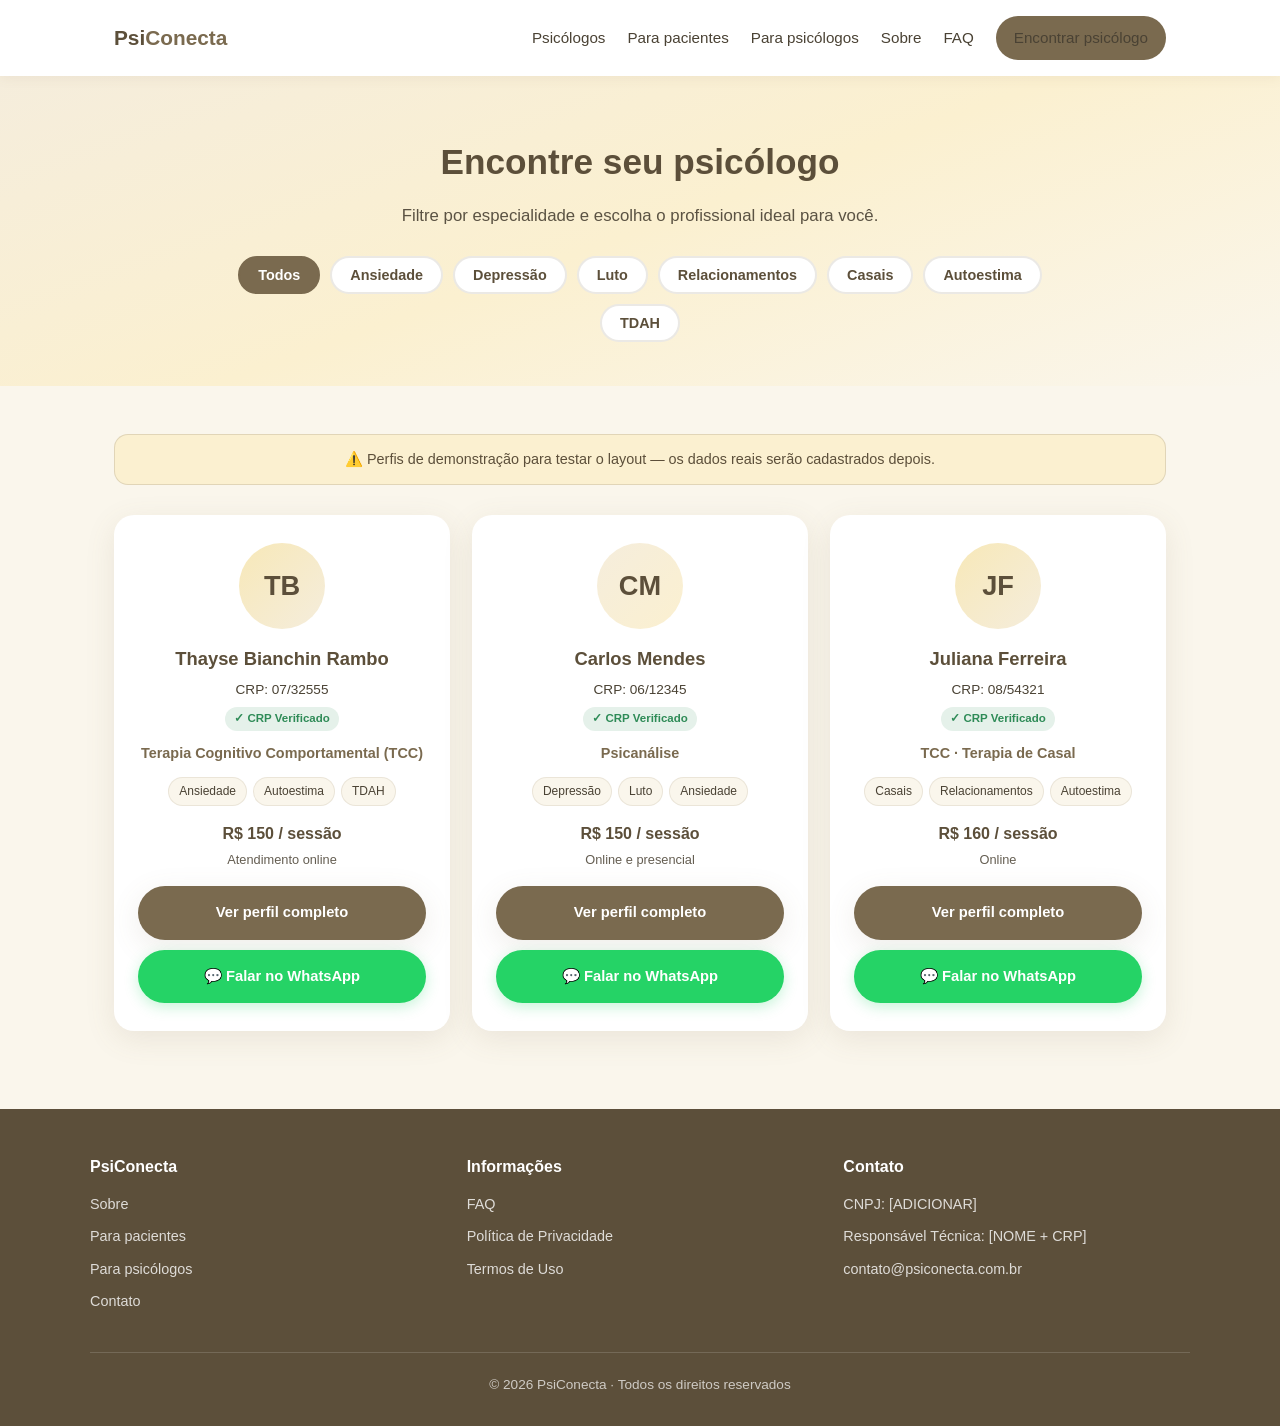
<file: psicologos.html>
<!DOCTYPE html>
<html lang="pt-BR">
<head>
  <meta charset="UTF-8">
  <meta name="viewport" content="width=device-width, initial-scale=1.0">
  <title>Psicólogos | PsiConecta</title>
  <meta name="description" content="Encontre psicólogos com CRP verificado por especialidade, abordagem e valor. Atendimento online e presencial.">
  <style>
    :root {
      --bege: #F5EDDC;
      --bege-claro: #FAF6EC;
      --amarelo: #F7E8B8;
      --amarelo-suave: #FBF0D0;
      --marrom: #7A6A4F;
      --marrom-escuro: #5C4F3A;
      --texto: #4A4234;
      --branco: #FFFFFF;
      --verde-whats: #25D366;
      --verde-whats-escuro: #1DA851;
      --verde-sucesso: #2E8B57;
      --sombra: 0 8px 30px rgba(122, 106, 79, 0.12);
      --raio: 20px;
    }
    * { margin: 0; padding: 0; box-sizing: border-box; }
    html { scroll-behavior: smooth; }
    body {
      font-family: 'Segoe UI', 'Helvetica Neue', Arial, sans-serif;
      color: var(--texto);
      background: var(--bege-claro);
      line-height: 1.7;
      overflow-x: hidden;
    }
    .container { max-width: 1100px; margin: 0 auto; padding: 0 24px; }

    /* ===== NAVBAR (igual à Home) ===== */
    header {
      background: var(--branco);
      box-shadow: 0 2px 12px rgba(122, 106, 79, 0.08);
      position: sticky;
      top: 0;
      z-index: 100;
    }
    .nav {
      display: flex;
      align-items: center;
      justify-content: space-between;
      padding: 16px 24px;
      max-width: 1100px;
      margin: 0 auto;
    }
    .logo { font-weight: 800; font-size: 1.3rem; color: var(--marrom-escuro); text-decoration: none; }
    .logo span { color: var(--marrom); }
    .nav-links { display: flex; align-items: center; gap: 22px; }
    .nav-links a { color: var(--texto); text-decoration: none; font-weight: 500; font-size: 0.95rem; }
    .nav-links a:hover { color: var(--marrom-escuro); }
    .btn-nav {
      background: var(--marrom); color: #fff; padding: 9px 18px;
      border-radius: 50px; font-weight: 600; text-decoration: none; font-size: 0.92rem;
    }
    .btn-nav:hover { background: var(--marrom-escuro); }

    /* ===== HERO DA LISTAGEM ===== */
    .hero {
      background: linear-gradient(160deg, var(--bege) 0%, var(--amarelo-suave) 50%, var(--bege-claro) 100%);
      text-align: center;
      padding: 56px 24px 44px;
    }
    .hero h1 { font-size: 2.2rem; font-weight: 800; color: var(--marrom-escuro); margin-bottom: 10px; }
    .hero p { font-size: 1.05rem; color: var(--texto); opacity: 0.9; max-width: 560px; margin: 0 auto; }

    /* ===== CHIPS DE FILTRO ===== */
    .filtros {
      display: flex;
      flex-wrap: wrap;
      justify-content: center;
      gap: 10px;
      max-width: 850px;
      margin: 26px auto 0;
    }
    .chip {
      background: var(--branco);
      border: 2px solid rgba(122, 106, 79, 0.15);
      border-radius: 50px;
      padding: 9px 18px;
      font-size: 0.9rem;
      font-weight: 600;
      color: var(--marrom-escuro);
      cursor: pointer;
      transition: background 0.2s, color 0.2s, border-color 0.2s;
      font-family: inherit;
    }
    .chip:hover { background: var(--amarelo); }
    .chip.ativo {
      background: var(--marrom);
      color: #fff;
      border-color: var(--marrom);
    }

    /* ===== LISTA DE CARDS ===== */
    section.lista { padding: 48px 0; }
    .aviso-demo {
      background: var(--amarelo-suave);
      border: 1px solid rgba(122, 106, 79, 0.2);
      border-radius: 14px;
      padding: 12px 18px;
      font-size: 0.9rem;
      text-align: center;
      margin-bottom: 30px;
      color: var(--marrom-escuro);
    }
    .grid {
      display: grid;
      grid-template-columns: repeat(3, 1fr);
      gap: 22px;
    }
    .card-psico {
      background: var(--branco);
      border-radius: var(--raio);
      padding: 28px 24px;
      box-shadow: var(--sombra);
      display: flex;
      flex-direction: column;
      align-items: center;
      text-align: center;
    }
    /* Avatar com iniciais (sem depender de foto por enquanto) */
    .avatar {
      width: 86px;
      height: 86px;
      border-radius: 50%;
      display: flex;
      align-items: center;
      justify-content: center;
      font-size: 1.7rem;
      font-weight: 800;
      color: var(--marrom-escuro);
      background: linear-gradient(135deg, var(--amarelo), var(--bege));
      margin-bottom: 14px;
    }
    .avatar.alt { background: linear-gradient(135deg, var(--bege), var(--amarelo-suave)); }
    .card-psico .nome { font-size: 1.15rem; font-weight: 800; color: var(--marrom-escuro); }
    .card-psico .crp-linha { font-size: 0.85rem; color: var(--texto); margin: 4px 0 2px; }
    .selo {
      display: inline-flex;
      align-items: center;
      gap: 4px;
      background: rgba(46, 139, 87, 0.12);
      color: var(--verde-sucesso);
      font-size: 0.72rem;
      font-weight: 700;
      padding: 2px 9px;
      border-radius: 50px;
      margin-top: 4px;
    }
    .card-psico .abordagem { font-size: 0.9rem; font-weight: 600; color: var(--marrom); margin: 10px 0 4px; }
    .tags {
      display: flex;
      flex-wrap: wrap;
      justify-content: center;
      gap: 6px;
      margin: 8px 0 14px;
    }
    .tag {
      background: var(--bege-claro);
      border: 1px solid rgba(122, 106, 79, 0.12);
      border-radius: 50px;
      padding: 3px 10px;
      font-size: 0.75rem;
      font-weight: 500;
      color: var(--texto);
    }
    .valor { font-size: 1rem; font-weight: 800; color: var(--marrom-escuro); margin-bottom: 2px; }
    .formato { font-size: 0.8rem; color: var(--texto); opacity: 0.85; margin-bottom: 16px; }
    .card-botoes {
      display: flex;
      flex-direction: column;
      gap: 10px;
      width: 100%;
      margin-top: auto;
    }
    .btn {
      display: flex;
      align-items: center;
      justify-content: center;
      gap: 8px;
      width: 100%;
      padding: 12px 16px;
      border-radius: 50px;
      font-weight: 600;
      font-size: 0.92rem;
      text-decoration: none;
      border: 2px solid transparent;
      transition: transform 0.2s, box-shadow 0.3s, background 0.3s;
      cursor: pointer;
      font-family: inherit;
    }
    .btn:hover { transform: translateY(-2px); }
    .btn-marrom { background: var(--marrom); color: #fff; box-shadow: var(--sombra); }
    .btn-marrom:hover { background: var(--marrom-escuro); }
    .btn-whats { background: var(--verde-whats); color: #fff; box-shadow: 0 4px 14px rgba(37, 211, 102, 0.25); }
    .btn-whats:hover { background: var(--verde-whats-escuro); }
    .sem-resultado {
      text-align: center;
      padding: 50px 0;
      font-size: 1.05rem;
      color: var(--texto);
      opacity: 0.8;
      display: none;
    }

    /* ===== FOOTER (igual à Home) ===== */
    footer {
      background: var(--marrom-escuro);
      color: rgba(255,255,255,0.85);
      padding: 44px 24px 30px;
      margin-top: 30px;
    }
    .footer-grid {
      max-width: 1100px;
      margin: 0 auto;
      display: grid;
      grid-template-columns: repeat(3, 1fr);
      gap: 30px;
    }
    .footer-col h4 { color: #fff; margin-bottom: 12px; font-size: 1rem; }
    .footer-col a { display: block; color: rgba(255,255,255,0.8); text-decoration: none; font-size: 0.9rem; margin-bottom: 8px; }
    .footer-col a:hover { color: #fff; }
    .footer-base {
      max-width: 1100px;
      margin: 30px auto 0;
      padding-top: 20px;
      border-top: 1px solid rgba(255,255,255,0.15);
      font-size: 0.85rem;
      text-align: center;
      color: rgba(255,255,255,0.7);
    }

    /* ===== RESPONSIVO ===== */
    @media (max-width: 900px) { .grid { grid-template-columns: 1fr 1fr; } }
    @media (max-width: 600px) {
      .grid { grid-template-columns: 1fr; }
      .hero h1 { font-size: 1.7rem; }
      .nav-links a:not(.btn-nav) { display: none; }
      .footer-grid { grid-template-columns: 1fr; }
    }
  </style>
</head>
<body>

  <!-- NAVBAR (mesma da Home) -->
  <header>
    <nav class="nav">
      <a class="logo" href="index.html">Psi<span>Conecta</span></a>
      <div class="nav-links">
        <a href="psicologos.html">Psicólogos</a>
        <a href="para-pacientes.html">Para pacientes</a>
        <a href="para-psicologos.html">Para psicólogos</a>
        <a href="sobre.html">Sobre</a>
        <a href="faq.html">FAQ</a>
        <a class="btn-nav" href="psicologos.html">Encontrar psicólogo</a>
      </div>
    </nav>
  </header>

  <!-- HERO + FILTROS -->
  <div class="hero">
    <div class="container">
      <h1>Encontre seu psicólogo</h1>
      <p>Filtre por especialidade e escolha o profissional ideal para você.</p>
      <div class="filtros" id="filtros">
        <!-- o atributo data-filtro guarda a especialidade que cada botão filtra.
             "todos" mostra todos os cards -->
        <button class="chip ativo" data-filtro="todos">Todos</button>
        <button class="chip" data-filtro="ansiedade">Ansiedade</button>
        <button class="chip" data-filtro="depressao">Depressão</button>
        <button class="chip" data-filtro="luto">Luto</button>
        <button class="chip" data-filtro="relacionamentos">Relacionamentos</button>
        <button class="chip" data-filtro="casais">Casais</button>
        <button class="chip" data-filtro="autoestima">Autoestima</button>
        <button class="chip" data-filtro="tdah">TDAH</button>
      </div>
    </div>
  </div>

  <!-- LISTA DE PSICÓLOGOS -->
  <section class="lista">
    <div class="container">
      <div class="aviso-demo">
        ⚠️ Perfis de demonstração para testar o layout — os dados reais serão cadastrados depois.
      </div>

      <div class="grid" id="lista">

        <!-- ===== CARD: Thayse (perfil real da plataforma) ===== -->
        <div class="card-psico" data-spec="ansiedade autoestima tdah">
          <div class="avatar">TB</div>
          <p class="nome">Thayse Bianchin Rambo</p>
          <p class="crp-linha">CRP: 07/32555</p>
          <span class="selo">✓ CRP Verificado</span>
          <p class="abordagem">Terapia Cognitivo Comportamental (TCC)</p>
          <div class="tags">
            <span class="tag">Ansiedade</span>
            <span class="tag">Autoestima</span>
            <span class="tag">TDAH</span>
          </div>
          <p class="valor">R$ 150 / sessão</p>
          <p class="formato">Atendimento online</p>
          <div class="card-botoes">
            <a class="btn btn-marrom" href="perfil.html">Ver perfil completo</a>
            <a class="btn btn-whats" href="https://wa.me/55997052670?text=Ol%C3%A1%2C%20vi%20seu%20perfil%20no%20PsiConecta%20e%20gostaria%20de%20agendar%20uma%20sess%C3%A3o." target="_blank" rel="noopener">💬 Falar no WhatsApp</a>
          </div>
        </div>

        <!-- ===== CARD: exemplo fictício 1 ===== -->
        <div class="card-psico" data-spec="depressao luto ansiedade">
          <div class="avatar alt">CM</div>
          <p class="nome">Carlos Mendes</p>
          <p class="crp-linha">CRP: 06/12345</p>
          <span class="selo">✓ CRP Verificado</span>
          <p class="abordagem">Psicanálise</p>
          <div class="tags">
            <span class="tag">Depressão</span>
            <span class="tag">Luto</span>
            <span class="tag">Ansiedade</span>
          </div>
          <p class="valor">R$ 150 / sessão</p>
          <p class="formato">Online e presencial</p>
          <div class="card-botoes">
            <a class="btn btn-marrom" href="perfil.html">Ver perfil completo</a>
            <a class="btn btn-whats" href="https://wa.me/559900000000?text=Ol%C3%A1%2C%20vi%20seu%20perfil%20no%20PsiConecta." target="_blank" rel="noopener">💬 Falar no WhatsApp</a>
          </div>
        </div>

        <!-- ===== CARD: exemplo fictício 2 ===== -->
        <div class="card-psico" data-spec="casais relacionamentos autoestima">
          <div class="avatar">JF</div>
          <p class="nome">Juliana Ferreira</p>
          <p class="crp-linha">CRP: 08/54321</p>
          <span class="selo">✓ CRP Verificado</span>
          <p class="abordagem">TCC · Terapia de Casal</p>
          <div class="tags">
            <span class="tag">Casais</span>
            <span class="tag">Relacionamentos</span>
            <span class="tag">Autoestima</span>
          </div>
          <p class="valor">R$ 160 / sessão</p>
          <p class="formato">Online</p>
          <div class="card-botoes">
            <a class="btn btn-marrom" href="perfil.html">Ver perfil completo</a>
            <a class="btn btn-whats" href="https://wa.me/559900000001?text=Ol%C3%A1%2C%20vi%20seu%20perfil%20no%20PsiConecta." target="_blank" rel="noopener">💬 Falar no WhatsApp</a>
          </div>
        </div>

      </div>

      <!-- Mensagem quando nenhum card corresponde ao filtro -->
      <p class="sem-resultado" id="semResultado">Nenhum psicólogo encontrado para essa especialidade ainda. Em breve teremos mais profissionais! 🌱</p>
    </div>
  </section>

  <!-- FOOTER (mesmo da Home) -->
  <footer>
    <div class="footer-grid">
      <div class="footer-col">
        <h4>PsiConecta</h4>
        <a href="sobre.html">Sobre</a>
        <a href="para-pacientes.html">Para pacientes</a>
        <a href="para-psicologos.html">Para psicólogos</a>
        <a href="#">Contato</a>
      </div>
      <div class="footer-col">
        <h4>Informações</h4>
        <a href="faq.html">FAQ</a>
        <a href="politica.html">Política de Privacidade</a>
        <a href="termos.html">Termos de Uso</a>
      </div>
      <div class="footer-col">
        <h4>Contato</h4>
        <a href="#">CNPJ: [ADICIONAR]</a>
        <a href="#">Responsável Técnica: [NOME + CRP]</a>
        <a href="mailto:contato@psiconecta.com.br">contato@psiconecta.com.br</a>
      </div>
    </div>
    <div class="footer-base">
      © 2026 PsiConecta · Todos os direitos reservados
    </div>
  </footer>

  <!-- SCRIPT: filtro por especialidade -->
  <script>
    // 1) Pega todos os botões de filtro e todos os cards
    const chips = document.querySelectorAll('.chip');
    const cards = document.querySelectorAll('.card-psico');
    const semResultado = document.getElementById('semResultado');

    // 2) Para cada botão, escuta o clique
    chips.forEach(function (chip) {
      chip.addEventListener('click', function () {
        const filtro = chip.getAttribute('data-filtro');

        // 2.1) Marca visualmente o botão clicado (classe "ativo")
        chips.forEach(function (c) { c.classList.remove('ativo'); });
        chip.classList.add('ativo');

        // 2.2) Conta quantos cards ficaram visíveis
        let visiveis = 0;

        cards.forEach(function (card) {
          const specs = card.getAttribute('data-spec'); // ex.: "ansiedade autoestima tdah"

          // Se o filtro é "todos" OU a especialidade está nas specs do card → mostra
          if (filtro === 'todos' || specs.includes(filtro)) {
            card.style.display = 'flex';
            visiveis++;
          } else {
            card.style.display = 'none'; // esconde
          }
        });

        // 2.3) Mostra a mensagem "nenhum encontrado" se nada ficou visível
        semResultado.style.display = (visiveis === 0) ? 'block' : 'none';
      });
    });
  </script>
</body>
</html>
</file>
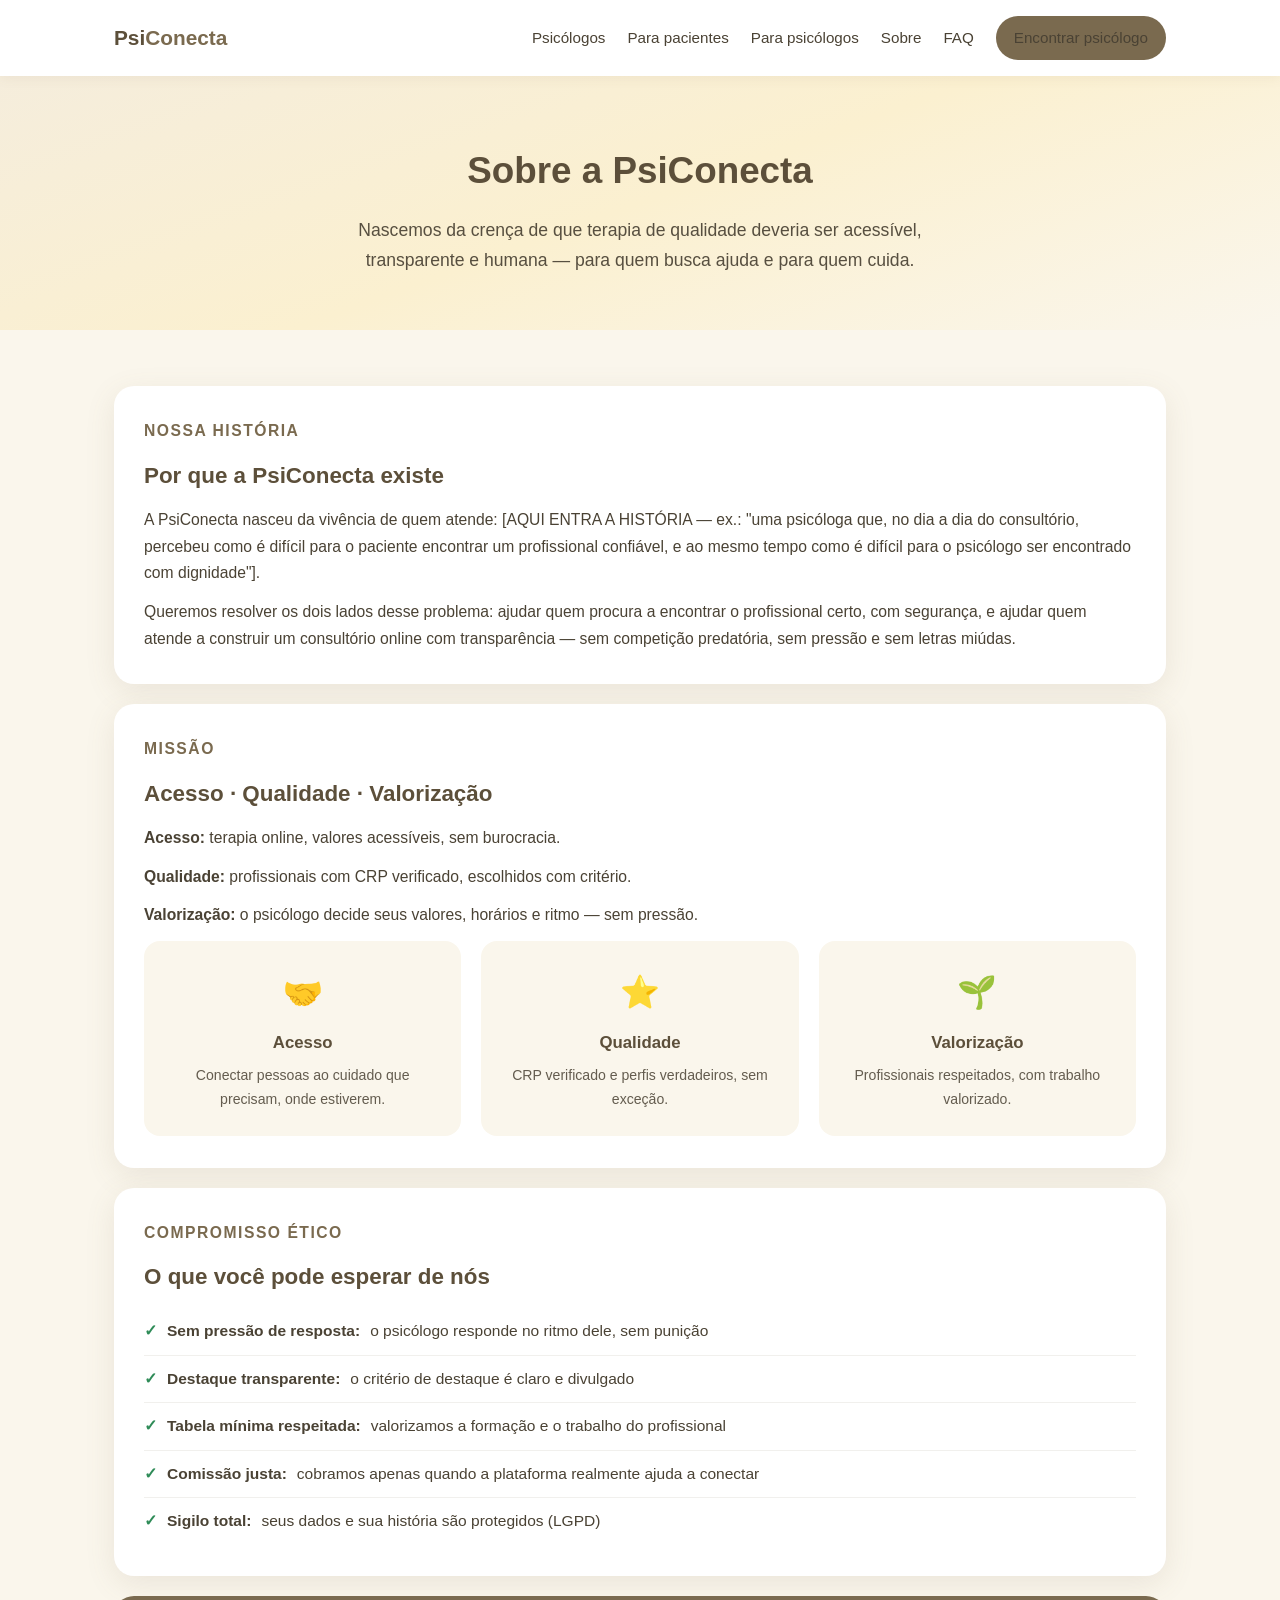
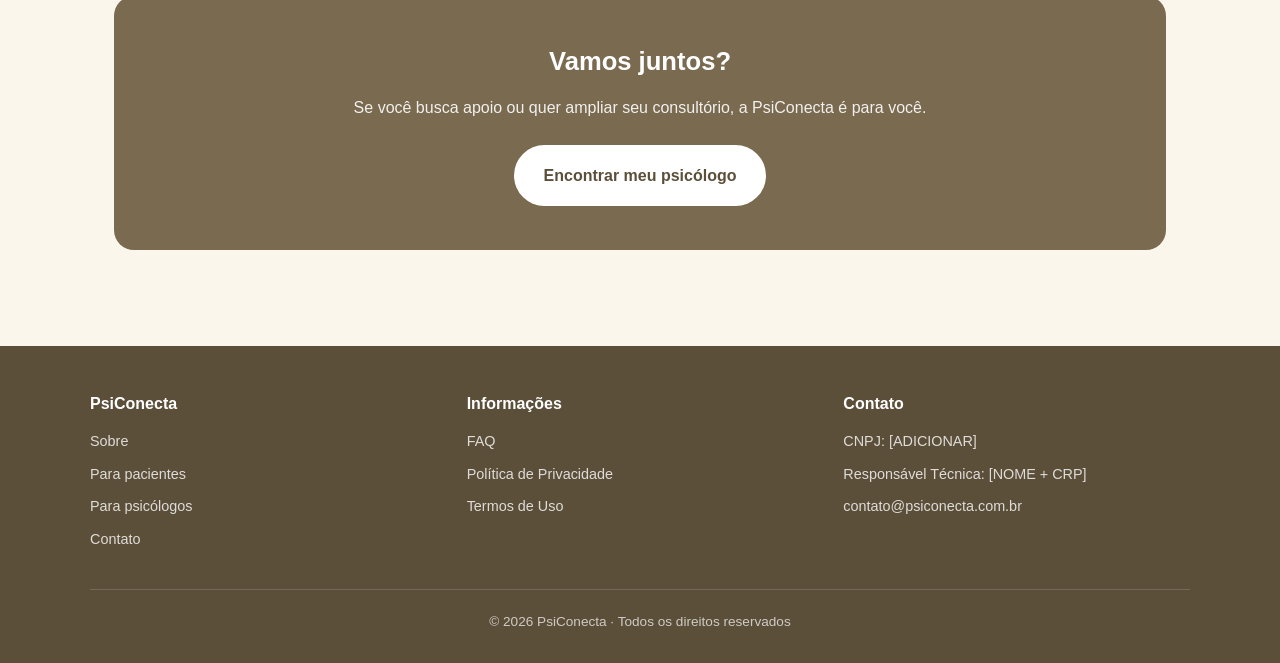
<file: sobre.html>
<!DOCTYPE html>
<html lang="pt-BR">
<head>
  <meta charset="UTF-8">
  <meta name="viewport" content="width=device-width, initial-scale=1.0">
  <title>Sobre | PsiConecta</title>
  <meta name="description" content="Conheça a história da PsiConecta, nossa missão e nosso compromisso ético com pacientes e psicólogos.">
  <style>
    :root {
      --bege: #F5EDDC;
      --bege-claro: #FAF6EC;
      --amarelo: #F7E8B8;
      --amarelo-suave: #FBF0D0;
      --marrom: #7A6A4F;
      --marrom-escuro: #5C4F3A;
      --texto: #4A4234;
      --branco: #FFFFFF;
      --verde-sucesso: #2E8B57;
      --sombra: 0 8px 30px rgba(122, 106, 79, 0.12);
      --raio: 20px;
    }
    * { margin: 0; padding: 0; box-sizing: border-box; }
    html { scroll-behavior: smooth; }
    body {
      font-family: 'Segoe UI', 'Helvetica Neue', Arial, sans-serif;
      color: var(--texto);
      background: var(--bege-claro);
      line-height: 1.7;
      overflow-x: hidden;
    }
    .container { max-width: 1100px; margin: 0 auto; padding: 0 24px; }

    header {
      background: var(--branco);
      box-shadow: 0 2px 12px rgba(122, 106, 79, 0.08);
      position: sticky;
      top: 0;
      z-index: 100;
    }
    .nav {
      display: flex;
      align-items: center;
      justify-content: space-between;
      padding: 16px 24px;
      max-width: 1100px;
      margin: 0 auto;
    }
    .logo { font-weight: 800; font-size: 1.3rem; color: var(--marrom-escuro); text-decoration: none; }
    .logo span { color: var(--marrom); }
    .nav-links { display: flex; align-items: center; gap: 22px; }
    .nav-links a { color: var(--texto); text-decoration: none; font-weight: 500; font-size: 0.95rem; }
    .nav-links a:hover { color: var(--marrom-escuro); }
    .btn-nav {
      background: var(--marrom); color: #fff; padding: 9px 18px;
      border-radius: 50px; font-weight: 600; text-decoration: none; font-size: 0.92rem;
    }
    .btn-nav:hover { background: var(--marrom-escuro); }

    .hero {
      background: linear-gradient(160deg, var(--bege) 0%, var(--amarelo-suave) 50%, var(--bege-claro) 100%);
      text-align: center;
      padding: 64px 24px 54px;
    }
    .hero h1 { font-size: 2.3rem; font-weight: 800; color: var(--marrom-escuro); margin-bottom: 14px; }
    .hero p { font-size: 1.1rem; color: var(--texto); max-width: 640px; margin: 0 auto; opacity: 0.92; }

    section { padding: 56px 0; }
    .card {
      background: var(--branco);
      border-radius: var(--raio);
      padding: 32px 30px;
      box-shadow: var(--sombra);
      margin-bottom: 20px;
    }
    .card h2 { color: var(--marrom-escuro); font-size: 1.4rem; margin-bottom: 12px; font-weight: 800; }
    .card p { font-size: 0.98rem; margin-bottom: 12px; }
    .card p:last-child { margin-bottom: 0; }
    .rotulo {
      font-size: 0.75rem;
      text-transform: uppercase;
      letter-spacing: 1.5px;
      color: var(--marrom);
      font-weight: 700;
      margin-bottom: 8px;
    }

    .valores { display: grid; grid-template-columns: repeat(3, 1fr); gap: 20px; margin-top: 10px; }
    .valor {
      background: var(--bege-claro);
      border-radius: 16px;
      padding: 24px 20px;
      text-align: center;
    }
    .valor .icone { font-size: 2rem; margin-bottom: 10px; }
    .valor h3 { color: var(--marrom-escuro); font-size: 1.05rem; margin-bottom: 6px; }
    .valor p { font-size: 0.88rem; opacity: 0.85; }

    .compromissos { list-style: none; }
    .compromissos li {
      display: flex; align-items: flex-start; gap: 10px; padding: 10px 0;
      font-size: 0.97rem; border-bottom: 1px solid rgba(122, 106, 79, 0.1);
    }
    .compromissos li:last-child { border-bottom: none; }
    .compromissos li::before { content: "✓"; color: var(--verde-sucesso); font-weight: 700; }

    .cta {
      background: var(--marrom);
      border-radius: var(--raio);
      color: #fff;
      text-align: center;
      padding: 44px 28px;
    }
    .cta h2 { color: #fff; font-size: 1.6rem; margin-bottom: 10px; }
    .cta p { color: rgba(255,255,255,0.9); margin-bottom: 24px; }
    .btn {
      display: inline-flex;
      align-items: center;
      justify-content: center;
      gap: 8px;
      padding: 15px 28px;
      border-radius: 50px;
      font-weight: 600;
      font-size: 1rem;
      text-decoration: none;
      border: 2px solid transparent;
      transition: transform 0.2s, box-shadow 0.3s;
    }
    .btn:hover { transform: translateY(-2px); }
    .btn-branco { background: #fff; color: var(--marrom-escuro); }

    footer {
      background: var(--marrom-escuro); color: rgba(255,255,255,0.85);
      padding: 44px 24px 30px; margin-top: 40px;
    }
    .footer-grid {
      max-width: 1100px; margin: 0 auto;
      display: grid; grid-template-columns: repeat(3, 1fr); gap: 30px;
    }
    .footer-col h4 { color: #fff; margin-bottom: 12px; font-size: 1rem; }
    .footer-col a { display: block; color: rgba(255,255,255,0.8); text-decoration: none; font-size: 0.9rem; margin-bottom: 8px; }
    .footer-col a:hover { color: #fff; }
    .footer-base {
      max-width: 1100px; margin: 30px auto 0; padding-top: 20px;
      border-top: 1px solid rgba(255,255,255,0.15); font-size: 0.85rem;
      text-align: center; color: rgba(255,255,255,0.7);
    }

    @media (max-width: 800px) {
      .valores { grid-template-columns: 1fr; }
      .hero h1 { font-size: 1.9rem; }
    }
    @media (max-width: 600px) {
      .nav-links a:not(.btn-nav) { display: none; }
      .footer-grid { grid-template-columns: 1fr; }
      .hero h1 { font-size: 1.6rem; }
    }
  </style>
</head>
<body>

  <header>
    <nav class="nav">
      <a class="logo" href="index.html">Psi<span>Conecta</span></a>
      <div class="nav-links">
        <a href="psicologos.html">Psicólogos</a>
        <a href="para-pacientes.html">Para pacientes</a>
        <a href="para-psicologos.html">Para psicólogos</a>
        <a href="sobre.html">Sobre</a>
        <a href="faq.html">FAQ</a>
        <a class="btn-nav" href="psicologos.html">Encontrar psicólogo</a>
      </div>
    </nav>
  </header>

  <div class="hero">
    <div class="container">
      <h1>Sobre a PsiConecta</h1>
      <p>Nascemos da crença de que terapia de qualidade deveria ser acessível, transparente e humana — para quem busca ajuda e para quem cuida.</p>
    </div>
  </div>

  <section>
    <div class="container">

      <div class="card">
        <p class="rotulo">Nossa história</p>
        <h2>Por que a PsiConecta existe</h2>
        <p>A PsiConecta nasceu da vivência de quem atende: [AQUI ENTRA A HISTÓRIA — ex.: "uma psicóloga que, no dia a dia do consultório, percebeu como é difícil para o paciente encontrar um profissional confiável, e ao mesmo tempo como é difícil para o psicólogo ser encontrado com dignidade"].</p>
        <p>Queremos resolver os dois lados desse problema: ajudar quem procura a encontrar o profissional certo, com segurança, e ajudar quem atende a construir um consultório online com transparência — sem competição predatória, sem pressão e sem letras miúdas.</p>
      </div>

      <div class="card">
        <p class="rotulo">Missão</p>
        <h2>Acesso · Qualidade · Valorização</h2>
        <p><strong>Acesso:</strong> terapia online, valores acessíveis, sem burocracia.</p>
        <p><strong>Qualidade:</strong> profissionais com CRP verificado, escolhidos com critério.</p>
        <p><strong>Valorização:</strong> o psicólogo decide seus valores, horários e ritmo — sem pressão.</p>
        <div class="valores">
          <div class="valor">
            <div class="icone">🤝</div>
            <h3>Acesso</h3>
            <p>Conectar pessoas ao cuidado que precisam, onde estiverem.</p>
          </div>
          <div class="valor">
            <div class="icone">⭐</div>
            <h3>Qualidade</h3>
            <p>CRP verificado e perfis verdadeiros, sem exceção.</p>
          </div>
          <div class="valor">
            <div class="icone">🌱</div>
            <h3>Valorização</h3>
            <p>Profissionais respeitados, com trabalho valorizado.</p>
          </div>
        </div>
      </div>

      <div class="card">
        <p class="rotulo">Compromisso ético</p>
        <h2>O que você pode esperar de nós</h2>
        <ul class="compromissos">
          <li><strong>Sem pressão de resposta:</strong> o psicólogo responde no ritmo dele, sem punição</li>
          <li><strong>Destaque transparente:</strong> o critério de destaque é claro e divulgado</li>
          <li><strong>Tabela mínima respeitada:</strong> valorizamos a formação e o trabalho do profissional</li>
          <li><strong>Comissão justa:</strong> cobramos apenas quando a plataforma realmente ajuda a conectar</li>
          <li><strong>Sigilo total:</strong> seus dados e sua história são protegidos (LGPD)</li>
        </ul>
      </div>

      <div class="cta">
        <h2>Vamos juntos?</h2>
        <p>Se você busca apoio ou quer ampliar seu consultório, a PsiConecta é para você.</p>
        <a class="btn btn-branco" href="psicologos.html">Encontrar meu psicólogo</a>
      </div>

    </div>
  </section>

  <footer>
    <div class="footer-grid">
      <div class="footer-col">
        <h4>PsiConecta</h4>
        <a href="sobre.html">Sobre</a>
        <a href="para-pacientes.html">Para pacientes</a>
        <a href="para-psicologos.html">Para psicólogos</a>
        <a href="#">Contato</a>
      </div>
      <div class="footer-col">
        <h4>Informações</h4>
        <a href="faq.html">FAQ</a>
        <a href="politica.html">Política de Privacidade</a>
        <a href="termos.html">Termos de Uso</a>
      </div>
      <div class="footer-col">
        <h4>Contato</h4>
        <a href="#">CNPJ: [ADICIONAR]</a>
        <a href="#">Responsável Técnica: [NOME + CRP]</a>
        <a href="mailto:contato@psiconecta.com.br">contato@psiconecta.com.br</a>
      </div>
    </div>
    <div class="footer-base">
      © 2026 PsiConecta · Todos os direitos reservados
    </div>
  </footer>

</body>
</html>
</file>
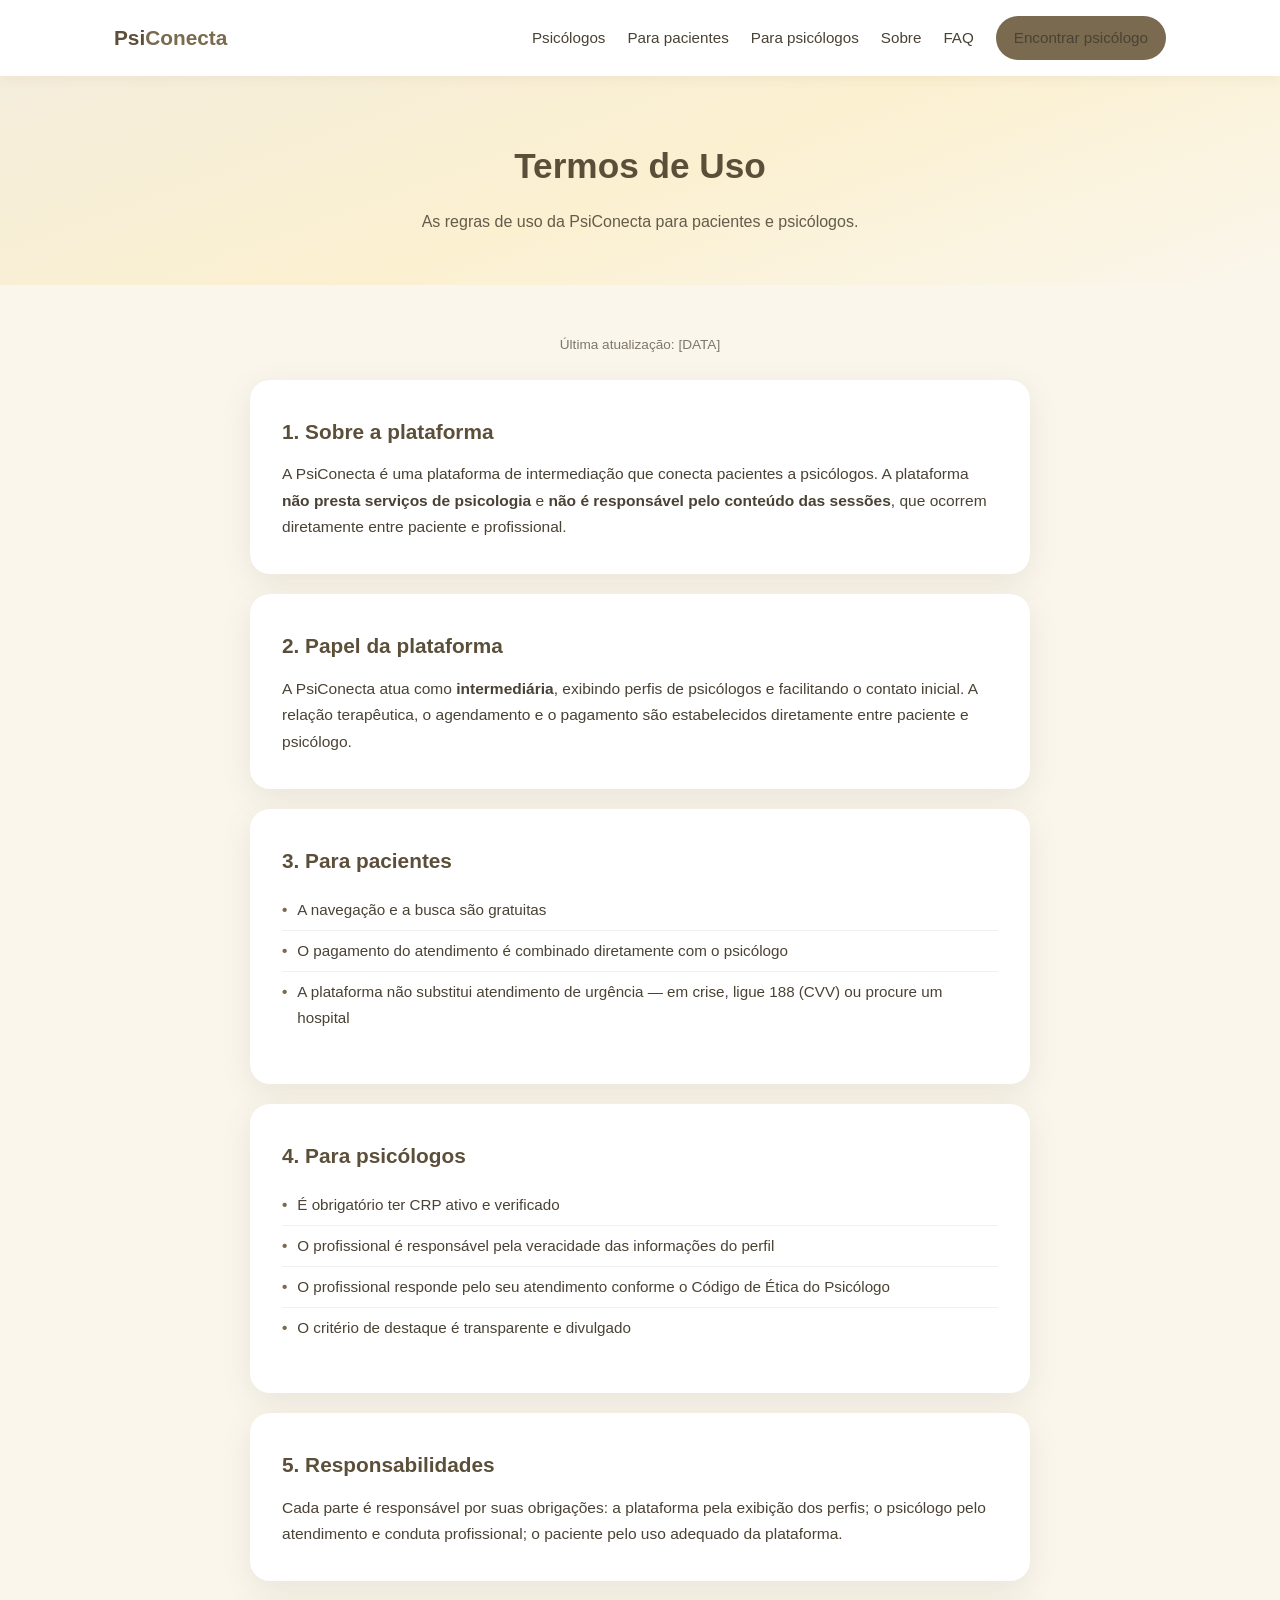
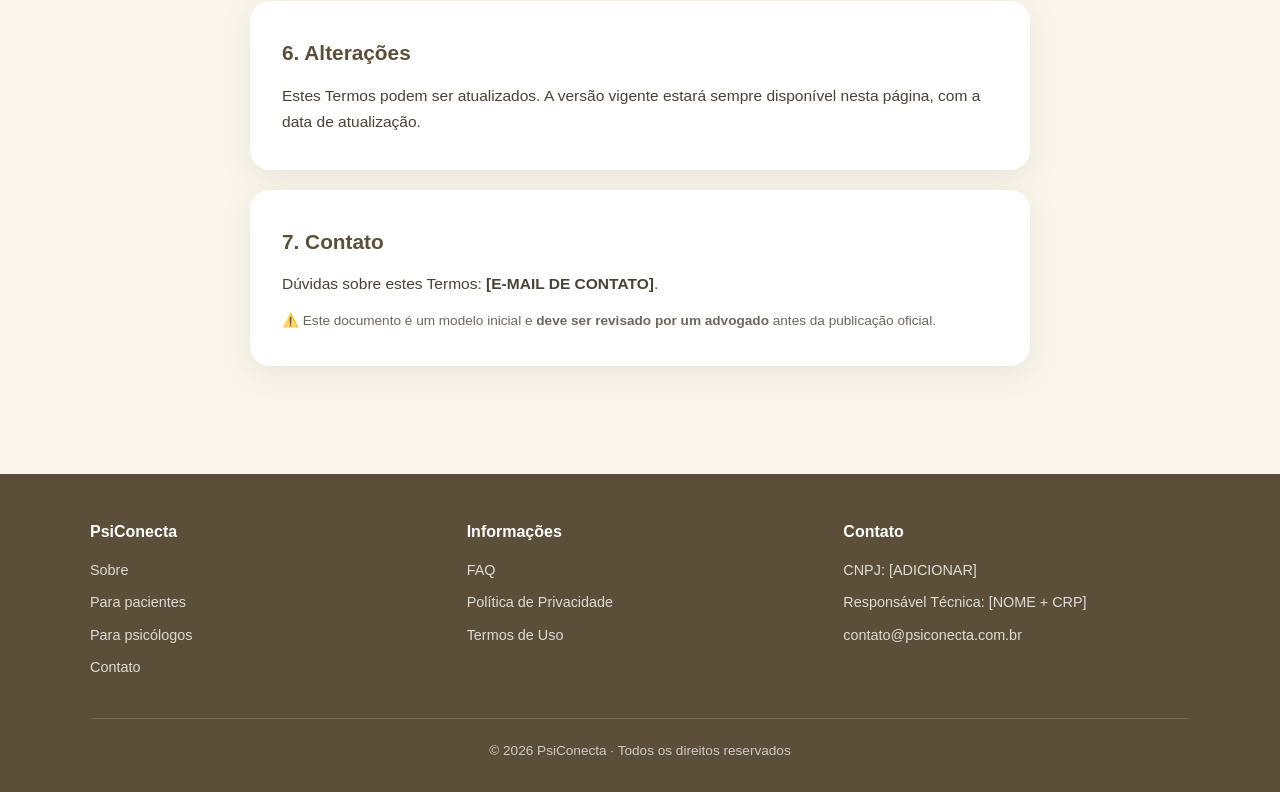
<file: termos.html>
<!DOCTYPE html>
<html lang="pt-BR">
<head>
  <meta charset="UTF-8">
  <meta name="viewport" content="width=device-width, initial-scale=1.0">
  <title>Termos de Uso | PsiConecta</title>
  <meta name="description" content="Termos de Uso da PsiConecta.">
  <style>
    :root {
      --bege: #F5EDDC;
      --bege-claro: #FAF6EC;
      --amarelo: #F7E8B8;
      --amarelo-suave: #FBF0D0;
      --marrom: #7A6A4F;
      --marrom-escuro: #5C4F3A;
      --texto: #4A4234;
      --branco: #FFFFFF;
      --sombra: 0 8px 30px rgba(122, 106, 79, 0.12);
      --raio: 20px;
    }
    * { margin: 0; padding: 0; box-sizing: border-box; }
    html { scroll-behavior: smooth; }
    body {
      font-family: 'Segoe UI', 'Helvetica Neue', Arial, sans-serif;
      color: var(--texto);
      background: var(--bege-claro);
      line-height: 1.7;
      overflow-x: hidden;
    }
    .container { max-width: 1100px; margin: 0 auto; padding: 0 24px; }

    header {
      background: var(--branco);
      box-shadow: 0 2px 12px rgba(122, 106, 79, 0.08);
      position: sticky;
      top: 0;
      z-index: 100;
    }
    .nav {
      display: flex;
      align-items: center;
      justify-content: space-between;
      padding: 16px 24px;
      max-width: 1100px;
      margin: 0 auto;
    }
    .logo { font-weight: 800; font-size: 1.3rem; color: var(--marrom-escuro); text-decoration: none; }
    .logo span { color: var(--marrom); }
    .nav-links { display: flex; align-items: center; gap: 22px; }
    .nav-links a { color: var(--texto); text-decoration: none; font-weight: 500; font-size: 0.95rem; }
    .nav-links a:hover { color: var(--marrom-escuro); }
    .btn-nav {
      background: var(--marrom); color: #fff; padding: 9px 18px;
      border-radius: 50px; font-weight: 600; text-decoration: none; font-size: 0.92rem;
    }
    .btn-nav:hover { background: var(--marrom-escuro); }

    .hero {
      background: linear-gradient(160deg, var(--bege) 0%, var(--amarelo-suave) 50%, var(--bege-claro) 100%);
      text-align: center;
      padding: 60px 24px 50px;
    }
    .hero h1 { font-size: 2.2rem; font-weight: 800; color: var(--marrom-escuro); margin-bottom: 12px; }
    .hero p { font-size: 1rem; color: var(--texto); max-width: 600px; margin: 0 auto; opacity: 0.85; }

    section { padding: 48px 0; }
    .documento { max-width: 780px; margin: 0 auto; }
    .card {
      background: var(--branco);
      border-radius: var(--raio);
      padding: 34px 32px;
      box-shadow: var(--sombra);
      margin-bottom: 20px;
    }
    .card h2 { color: var(--marrom-escuro); font-size: 1.3rem; margin-bottom: 12px; font-weight: 800; }
    .card p { font-size: 0.97rem; margin-bottom: 12px; }
    .card p:last-child { margin-bottom: 0; }
    .card ul { list-style: none; margin-bottom: 12px; }
    .card ul li {
      display: flex; align-items: flex-start; gap: 10px; padding: 7px 0;
      font-size: 0.95rem; border-bottom: 1px solid rgba(122, 106, 79, 0.1);
    }
    .card ul li:last-child { border-bottom: none; }
    .card ul li::before { content: "•"; color: var(--marrom); font-weight: 700; }
    .data { font-size: 0.85rem; color: var(--texto); opacity: 0.7; text-align: center; margin-bottom: 24px; }

    footer {
      background: var(--marrom-escuro); color: rgba(255,255,255,0.85);
      padding: 44px 24px 30px; margin-top: 40px;
    }
    .footer-grid {
      max-width: 1100px; margin: 0 auto;
      display: grid; grid-template-columns: repeat(3, 1fr); gap: 30px;
    }
    .footer-col h4 { color: #fff; margin-bottom: 12px; font-size: 1rem; }
    .footer-col a { display: block; color: rgba(255,255,255,0.8); text-decoration: none; font-size: 0.9rem; margin-bottom: 8px; }
    .footer-col a:hover { color: #fff; }
    .footer-base {
      max-width: 1100px; margin: 30px auto 0; padding-top: 20px;
      border-top: 1px solid rgba(255,255,255,0.15); font-size: 0.85rem;
      text-align: center; color: rgba(255,255,255,0.7);
    }

    @media (max-width: 600px) {
      .nav-links a:not(.btn-nav) { display: none; }
      .footer-grid { grid-template-columns: 1fr; }
      .hero h1 { font-size: 1.7rem; }
      .card { padding: 26px 20px; }
    }
  </style>
</head>
<body>

  <header>
    <nav class="nav">
      <a class="logo" href="index.html">Psi<span>Conecta</span></a>
      <div class="nav-links">
        <a href="psicologos.html">Psicólogos</a>
        <a href="para-pacientes.html">Para pacientes</a>
        <a href="para-psicologos.html">Para psicólogos</a>
        <a href="sobre.html">Sobre</a>
        <a href="faq.html">FAQ</a>
        <a class="btn-nav" href="psicologos.html">Encontrar psicólogo</a>
      </div>
    </nav>
  </header>

  <div class="hero">
    <div class="container">
      <h1>Termos de Uso</h1>
      <p>As regras de uso da PsiConecta para pacientes e psicólogos.</p>
    </div>
  </div>

  <section>
    <div class="container">
      <div class="documento">
        <p class="data">Última atualização: [DATA]</p>

        <div class="card">
          <h2>1. Sobre a plataforma</h2>
          <p>A PsiConecta é uma plataforma de intermediação que conecta pacientes a psicólogos. A plataforma <strong>não presta serviços de psicologia</strong> e <strong>não é responsável pelo conteúdo das sessões</strong>, que ocorrem diretamente entre paciente e profissional.</p>
        </div>

        <div class="card">
          <h2>2. Papel da plataforma</h2>
          <p>A PsiConecta atua como <strong>intermediária</strong>, exibindo perfis de psicólogos e facilitando o contato inicial. A relação terapêutica, o agendamento e o pagamento são estabelecidos diretamente entre paciente e psicólogo.</p>
        </div>

        <div class="card">
          <h2>3. Para pacientes</h2>
          <ul>
            <li>A navegação e a busca são gratuitas</li>
            <li>O pagamento do atendimento é combinado diretamente com o psicólogo</li>
            <li>A plataforma não substitui atendimento de urgência — em crise, ligue 188 (CVV) ou procure um hospital</li>
          </ul>
        </div>

        <div class="card">
          <h2>4. Para psicólogos</h2>
          <ul>
            <li>É obrigatório ter CRP ativo e verificado</li>
            <li>O profissional é responsável pela veracidade das informações do perfil</li>
            <li>O profissional responde pelo seu atendimento conforme o Código de Ética do Psicólogo</li>
            <li>O critério de destaque é transparente e divulgado</li>
          </ul>
        </div>

        <div class="card">
          <h2>5. Responsabilidades</h2>
          <p>Cada parte é responsável por suas obrigações: a plataforma pela exibição dos perfis; o psicólogo pelo atendimento e conduta profissional; o paciente pelo uso adequado da plataforma.</p>
        </div>

        <div class="card">
          <h2>6. Alterações</h2>
          <p>Estes Termos podem ser atualizados. A versão vigente estará sempre disponível nesta página, com a data de atualização.</p>
        </div>

        <div class="card">
          <h2>7. Contato</h2>
          <p>Dúvidas sobre estes Termos: <strong>[E-MAIL DE CONTATO]</strong>.</p>
          <p style="font-size:0.85rem;opacity:0.8;">⚠️ Este documento é um modelo inicial e <strong>deve ser revisado por um advogado</strong> antes da publicação oficial.</p>
        </div>

      </div>
    </div>
  </section>

  <footer>
    <div class="footer-grid">
      <div class="footer-col">
        <h4>PsiConecta</h4>
        <a href="sobre.html">Sobre</a>
        <a href="para-pacientes.html">Para pacientes</a>
        <a href="para-psicologos.html">Para psicólogos</a>
        <a href="#">Contato</a>
      </div>
      <div class="footer-col">
        <h4>Informações</h4>
        <a href="faq.html">FAQ</a>
        <a href="politica.html">Política de Privacidade</a>
        <a href="termos.html">Termos de Uso</a>
      </div>
      <div class="footer-col">
        <h4>Contato</h4>
        <a href="#">CNPJ: [ADICIONAR]</a>
        <a href="#">Responsável Técnica: [NOME + CRP]</a>
        <a href="mailto:contato@psiconecta.com.br">contato@psiconecta.com.br</a>
      </div>
    </div>
    <div class="footer-base">
      © 2026 PsiConecta · Todos os direitos reservados
    </div>
  </footer>

</body>
</html>
</file>
